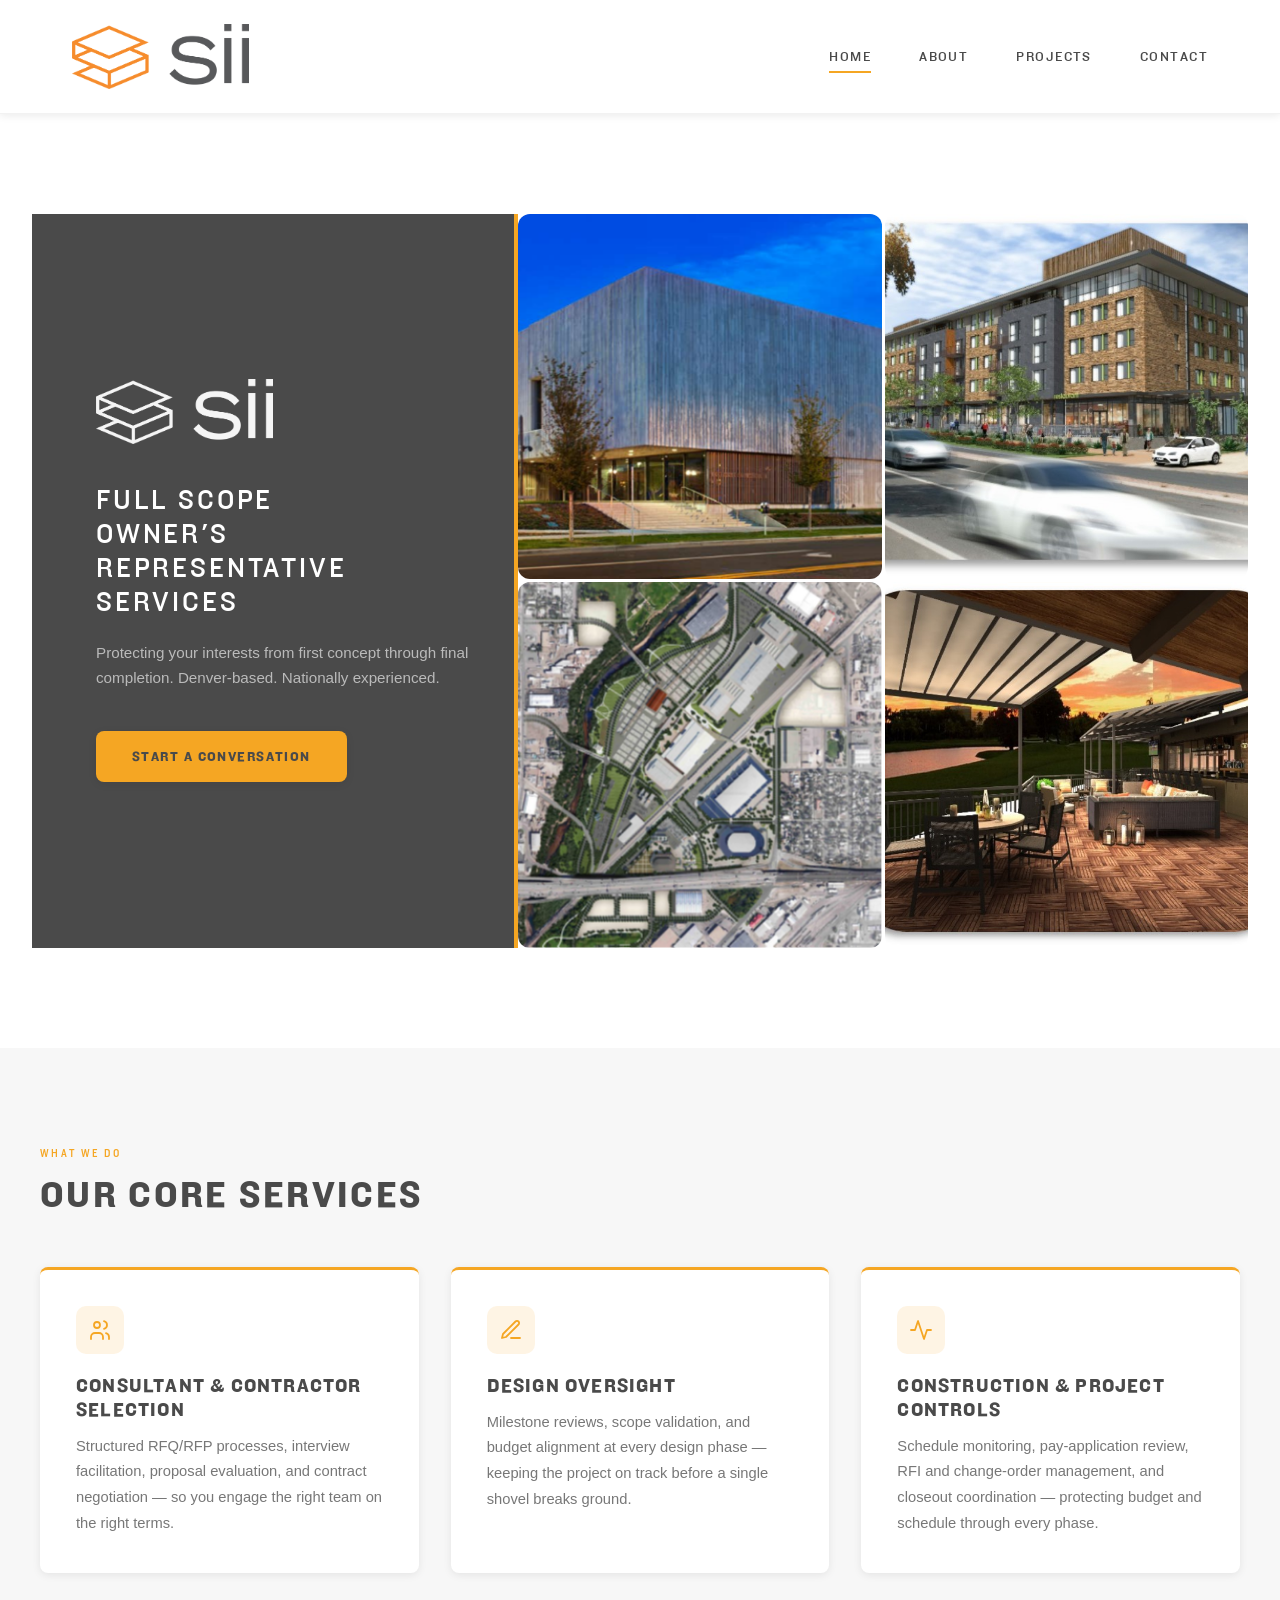
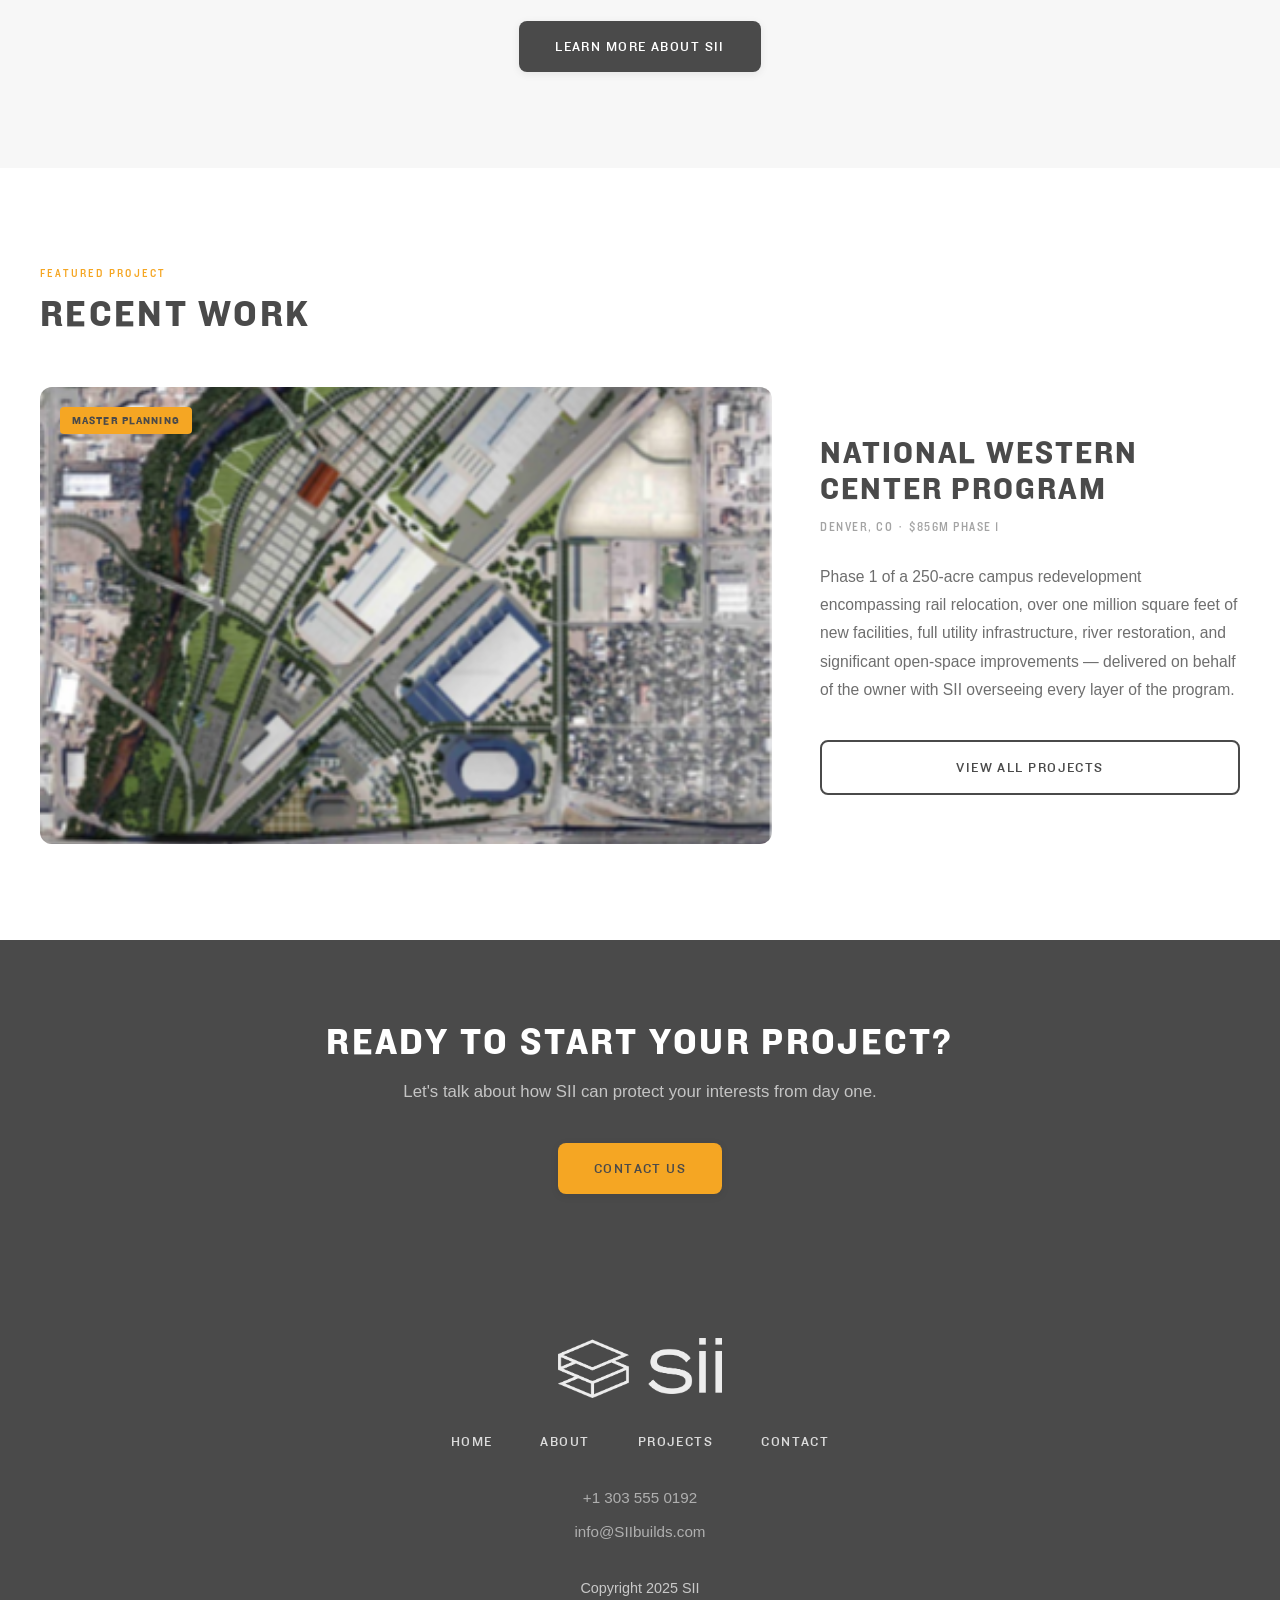
<file: index.html>
<!DOCTYPE html>
<html lang="en">
<head>
  <meta charset="UTF-8">
  <meta name="viewport" content="width=device-width, initial-scale=1.0">
  <title>SII — Owner's Representative Services</title>
  <link rel="stylesheet" href="styles.css">
  <style>
    /* ============================================================
       HOME V2 — STRUCTURED GRID ABOVE THE FOLD
       Variation-specific overrides only; shared styles via styles.css
       ============================================================ */

    /* ----------------------------------------------------------
       HERO: Split layout — text left / image grid right
       ---------------------------------------------------------- */
    .v2-hero {
      min-height: 70vh;
      display: flex;
      align-items: stretch;
      background: var(--white);
      overflow: hidden;
    }

    /* Left panel: branding + CTA (~40% width) */
    .v2-hero-text {
      flex: 0 0 40%;
      display: flex;
      flex-direction: column;
      justify-content: center;
      padding: 4rem 3rem 4rem 4rem;
      background: var(--dark);
      position: relative;
      z-index: 1;
    }

    /* Subtle accent bar on right edge of text panel */
    .v2-hero-text::after {
      content: '';
      position: absolute;
      top: 0;
      right: 0;
      width: 4px;
      height: 100%;
      background: var(--accent);
    }

    .v2-hero-logo {
      margin-bottom: 2.5rem;
    }

    .v2-hero-logo img {
      height: 65px;
      width: auto;
      filter: brightness(0) invert(1);
      opacity: 0.95;
      background: transparent;
    }

    .v2-hero-tagline {
      font-family: var(--font-primary);
      font-size: clamp(1.4rem, 2.2vw, 2rem);
      font-weight: 500;
      letter-spacing: 0.1em;
      text-transform: uppercase;
      color: var(--white);
      line-height: 1.2;
      margin-bottom: 1.25rem;
    }

    .v2-hero-sub {
      font-family: var(--font-body);
      font-size: 0.95rem;
      color: rgba(255, 255, 255, 0.62);
      line-height: 1.7;
      margin-bottom: 2.5rem;
    }

    .v2-hero-text .btn-primary {
      align-self: flex-start;
      background: var(--accent);
      color: var(--dark);
      font-weight: 600;
    }

    /* Right panel: 2x2 image grid (60% width) */
    .v2-hero-grid {
      flex: 1;
      display: grid;
      grid-template-columns: 1fr 1fr;
      grid-template-rows: 1fr 1fr;
      gap: 3px;
      min-height: 70vh;
      overflow: hidden;
    }

    .v2-grid-cell {
      position: relative;
      overflow: hidden;
      cursor: pointer;
    }

    /* Rounded corners applied via .img-rounded utility class */
    .v2-grid-cell.img-rounded {
      border-radius: 12px;
    }

    .v2-grid-cell img {
      width: 100%;
      height: 100%;
      object-fit: cover;
      object-position: center;
      display: block;
      transition: transform 0.5s ease;
    }

    .v2-grid-cell:hover img {
      transform: scale(1.06);
    }

    /* Light overlay fades in on hover */
    .v2-grid-overlay {
      position: absolute;
      inset: 0;
      background: rgba(245, 166, 35, 0.22);
      opacity: 0;
      transition: opacity 0.3s ease;
      display: flex;
      align-items: center;
      justify-content: center;
    }

    .v2-grid-cell:hover .v2-grid-overlay {
      opacity: 1;
    }

    .v2-grid-overlay-icon {
      width: 44px;
      height: 44px;
      border-radius: 50%;
      background: rgba(255, 255, 255, 0.9);
      display: flex;
      align-items: center;
      justify-content: center;
      transform: scale(0.8);
      transition: transform 0.3s ease;
    }

    .v2-grid-cell:hover .v2-grid-overlay-icon {
      transform: scale(1);
    }

    .v2-grid-overlay-icon svg {
      width: 20px;
      height: 20px;
      stroke: var(--dark);
      fill: none;
      stroke-width: 2;
      stroke-linecap: round;
      stroke-linejoin: round;
    }

    /* ----------------------------------------------------------
       SERVICES SUMMARY — 3-column
       ---------------------------------------------------------- */
    .v2-services {
      background: var(--light);
      padding: 6rem 2rem;
    }

    .v2-services-inner {
      max-width: var(--max-width);
      margin: 0 auto;
    }

    .v2-section-eyebrow {
      font-family: var(--font-primary);
      font-size: 0.75rem;
      letter-spacing: 0.2em;
      text-transform: uppercase;
      color: var(--accent);
      margin-bottom: 0.6rem;
      display: block;
    }

    .v2-section-title {
      font-family: var(--font-primary);
      font-size: clamp(1.8rem, 3vw, 2.5rem);
      font-weight: 600;
      text-transform: uppercase;
      letter-spacing: 0.06em;
      color: var(--dark);
      margin-bottom: 3rem;
    }

    .v2-services-grid {
      display: grid;
      grid-template-columns: repeat(3, 1fr);
      gap: 2rem;
    }

    .v2-service-item {
      background: var(--white);
      border-radius: var(--radius);
      padding: 2.25rem;
      border-top: 3px solid var(--accent);
      box-shadow: var(--shadow-sm);
      transition: var(--transition);
    }

    .v2-service-item:hover {
      transform: translateY(-3px);
      box-shadow: var(--shadow-md);
    }

    .v2-service-icon {
      width: 48px;
      height: 48px;
      background: rgba(245, 166, 35, 0.12);
      border-radius: 10px;
      display: flex;
      align-items: center;
      justify-content: center;
      margin-bottom: 1.25rem;
    }

    .v2-service-icon svg {
      width: 24px;
      height: 24px;
      stroke: var(--accent);
      fill: none;
      stroke-width: 1.8;
      stroke-linecap: round;
      stroke-linejoin: round;
    }

    .v2-service-item h3 {
      font-family: var(--font-primary);
      font-size: 1.25rem;
      font-weight: 600;
      text-transform: uppercase;
      letter-spacing: 0.06em;
      color: var(--dark);
      margin-bottom: 0.75rem;
    }

    .v2-service-item p {
      font-size: 0.92rem;
      line-height: 1.75;
      color: var(--dark);
      opacity: 0.75;
      margin-bottom: 0;
    }

    /* ----------------------------------------------------------
       FEATURED PROJECT — single large image + info
       ---------------------------------------------------------- */
    .v2-featured {
      background: var(--white);
      padding: 6rem 2rem;
    }

    .v2-featured-inner {
      max-width: var(--max-width);
      margin: 0 auto;
    }

    .v2-featured-layout {
      display: grid;
      grid-template-columns: 1fr 420px;
      gap: 3rem;
      align-items: center;
    }

    .v2-featured-image {
      position: relative;
      overflow: hidden;
      aspect-ratio: 16 / 10;
      background: var(--light);
      border-radius: 12px;
    }

    .v2-featured-image img {
      width: 100%;
      height: 100%;
      object-fit: cover;
      object-position: center;
      display: block;
      transition: transform 0.5s ease;
    }

    .v2-featured-image:hover img {
      transform: scale(1.03);
    }

    /* Accent badge overlay */
    .v2-featured-badge {
      position: absolute;
      top: 1.25rem;
      left: 1.25rem;
      background: var(--accent);
      color: var(--dark);
      font-family: var(--font-primary);
      font-size: 0.7rem;
      font-weight: 600;
      letter-spacing: 0.1em;
      text-transform: uppercase;
      padding: 5px 12px;
      border-radius: 4px;
    }

    .v2-featured-info {
      display: flex;
      flex-direction: column;
      justify-content: center;
    }

    .v2-featured-info h3 {
      font-family: var(--font-primary);
      font-size: clamp(1.6rem, 2.5vw, 2.2rem);
      font-weight: 600;
      text-transform: uppercase;
      letter-spacing: 0.06em;
      color: var(--dark);
      margin-bottom: 0.5rem;
      line-height: 1.15;
    }

    .v2-featured-meta {
      font-family: var(--font-primary);
      font-size: 0.8rem;
      letter-spacing: 0.12em;
      text-transform: uppercase;
      color: var(--dark);
      opacity: 0.5;
      margin-bottom: 1.5rem;
    }

    .v2-featured-desc {
      font-size: 0.98rem;
      line-height: 1.8;
      color: var(--dark);
      opacity: 0.8;
      margin-bottom: 2.25rem;
    }

    /* ----------------------------------------------------------
       CONTACT CTA BAND
       ---------------------------------------------------------- */
    .v2-contact-cta {
      background: var(--dark);
      color: var(--white);
      padding: 5rem 2rem;
      text-align: center;
    }

    .v2-contact-cta h2 {
      color: var(--white);
      font-family: var(--font-primary);
      font-size: clamp(1.8rem, 3vw, 2.6rem);
      letter-spacing: 0.06em;
      text-transform: uppercase;
      margin-bottom: 0.75rem;
    }

    .v2-contact-cta p {
      color: rgba(255, 255, 255, 0.68);
      font-size: 1.05rem;
      margin-bottom: 2.25rem;
      max-width: 520px;
      margin-left: auto;
      margin-right: auto;
    }

    /* ----------------------------------------------------------
       RESPONSIVE
       ---------------------------------------------------------- */
    @media (max-width: 1024px) {
      .v2-hero-text {
        padding: 3.5rem 2.5rem 3.5rem 3rem;
      }

      .v2-featured-layout {
        grid-template-columns: 1fr;
      }

      .v2-featured-image {
        aspect-ratio: 16 / 9;
      }

      .v2-featured-info {
        max-width: 600px;
      }
    }

    @media (max-width: 768px) {
      .v2-hero {
        flex-direction: column;
        min-height: auto;
      }

      .v2-hero-text {
        flex: none;
        padding: 3rem 1.75rem;
        order: 2;
      }

      .v2-hero-text::after {
        top: 0;
        right: auto;
        left: 0;
        width: 100%;
        height: 4px;
      }

      .v2-hero-logo img {
        height: 50px;
      }

      .v2-hero-tagline {
        font-size: 1.4rem;
      }

      .v2-hero-grid {
        order: 1;
        min-height: 45vw;
        grid-template-columns: 1fr 1fr;
        grid-template-rows: 1fr 1fr;
      }

      .v2-services {
        padding: 3.5rem 1.5rem;
      }

      .v2-services-grid {
        grid-template-columns: 1fr;
        gap: 1.25rem;
      }

      .v2-featured {
        padding: 3.5rem 1.5rem;
      }

      .v2-contact-cta {
        padding: 4rem 1.5rem;
      }
    }

    @media (max-width: 480px) {
      .v2-hero-grid {
        grid-template-columns: 1fr 1fr;
        min-height: 55vw;
      }

      .v2-featured-image {
        aspect-ratio: 4 / 3;
      }
    }
  </style>
</head>
<body>

  <!-- ===================================
       NAVIGATION
       =================================== -->
  <header>
    <nav>
      <a href="index.html" class="logo">
        <img src="sii_notag.png" alt="SII">
      </a>
      <ul class="nav-links">
        <li><a href="index.html" class="active">Home</a></li>
        <li><a href="about.html">About</a></li>
        <li><a href="projects.html">Projects</a></li>
        <li><a href="contact.html">Contact</a></li>
      </ul>
      <button class="menu-toggle" aria-label="Toggle menu" aria-expanded="false">&#9776;</button>
    </nav>
  </header>

  <main>

    <!-- ===================================
         HERO — SPLIT: TEXT LEFT / IMAGE GRID RIGHT
         =================================== -->
    <section class="v2-hero" aria-label="SII home hero">

      <!-- Left: Branding panel -->
      <div class="v2-hero-text">
        <div class="v2-hero-logo">
          <img src="sii_notag.png" alt="SII — Owner's Representative Services">
        </div>

        <h1 class="v2-hero-tagline">
          Full Scope<br>
          Owner's Representative<br>
          Services
        </h1>

        <p class="v2-hero-sub">
          Protecting your interests from first concept through final completion.
          Denver-based. Nationally experienced.
        </p>

        <a href="contact.html" class="btn btn-primary">Start a Conversation</a>
      </div>

      <!-- Right: 2x2 project image grid -->
      <div class="v2-hero-grid" role="img" aria-label="Selected SII project photographs">

        <a href="projects.html" class="v2-grid-cell img-rounded" aria-label="Clyfford Still Museum — view projects">
          <img src="Clyfford Still Museum.png"
               alt="Clyfford Still Museum, Denver CO">
          <div class="v2-grid-overlay">
            <div class="v2-grid-overlay-icon">
              <svg viewBox="0 0 24 24"><polyline points="9 18 15 12 9 6"></polyline></svg>
            </div>
          </div>
        </a>

        <a href="projects.html" class="v2-grid-cell img-rounded" aria-label="Hotels on Canyon — view projects">
          <img src="Hotels on Canyon.jpg"
               alt="Hotels on Canyon, Boulder CO">
          <div class="v2-grid-overlay">
            <div class="v2-grid-overlay-icon">
              <svg viewBox="0 0 24 24"><polyline points="9 18 15 12 9 6"></polyline></svg>
            </div>
          </div>
        </a>

        <a href="projects.html" class="v2-grid-cell img-rounded" aria-label="National Western Center — view projects">
          <img src="National Western Center Program.png"
               alt="National Western Center Program, Denver CO">
          <div class="v2-grid-overlay">
            <div class="v2-grid-overlay-icon">
              <svg viewBox="0 0 24 24"><polyline points="9 18 15 12 9 6"></polyline></svg>
            </div>
          </div>
        </a>

        <a href="projects.html" class="v2-grid-cell img-rounded" aria-label="BCC Clubhouse Renovation — view projects">
          <img src="BoulderCountryClub-ClubhouseRenovation.jpg"
               alt="Boulder Country Club Clubhouse Renovation">
          <div class="v2-grid-overlay">
            <div class="v2-grid-overlay-icon">
              <svg viewBox="0 0 24 24"><polyline points="9 18 15 12 9 6"></polyline></svg>
            </div>
          </div>
        </a>

      </div>
    </section>

    <!-- ===================================
         SERVICES SUMMARY — 3 columns
         =================================== -->
    <section class="v2-services">
      <div class="v2-services-inner">
        <span class="v2-section-eyebrow">What We Do</span>
        <h2 class="v2-section-title">Our Core Services</h2>

        <div class="v2-services-grid">

          <div class="v2-service-item">
            <div class="v2-service-icon" aria-hidden="true">
              <svg viewBox="0 0 24 24">
                <circle cx="9" cy="7" r="3"></circle>
                <path d="M3 21v-2a4 4 0 0 1 4-4h4a4 4 0 0 1 4 4v2"></path>
                <path d="M16 3.13a4 4 0 0 1 0 7.75"></path>
                <path d="M21 21v-2a4 4 0 0 0-3-3.85"></path>
              </svg>
            </div>
            <h3>Consultant &amp; Contractor Selection</h3>
            <p>
              Structured RFQ/RFP processes, interview facilitation, proposal
              evaluation, and contract negotiation — so you engage the right
              team on the right terms.
            </p>
          </div>

          <div class="v2-service-item">
            <div class="v2-service-icon" aria-hidden="true">
              <svg viewBox="0 0 24 24">
                <path d="M12 20h9"></path>
                <path d="M16.5 3.5a2.121 2.121 0 0 1 3 3L7 19l-4 1 1-4L16.5 3.5z"></path>
              </svg>
            </div>
            <h3>Design Oversight</h3>
            <p>
              Milestone reviews, scope validation, and budget alignment at
              every design phase — keeping the project on track before a
              single shovel breaks ground.
            </p>
          </div>

          <div class="v2-service-item">
            <div class="v2-service-icon" aria-hidden="true">
              <svg viewBox="0 0 24 24">
                <polyline points="22 12 18 12 15 21 9 3 6 12 2 12"></polyline>
              </svg>
            </div>
            <h3>Construction &amp; Project Controls</h3>
            <p>
              Schedule monitoring, pay-application review, RFI and change-order
              management, and closeout coordination — protecting budget and
              schedule through every phase.
            </p>
          </div>

        </div>

        <div style="text-align: center; margin-top: 3rem;">
          <a href="about.html" class="btn btn-secondary">Learn More About SII</a>
        </div>
      </div>
    </section>

    <!-- ===================================
         FEATURED PROJECT
         =================================== -->
    <section class="v2-featured">
      <div class="v2-featured-inner">
        <span class="v2-section-eyebrow">Featured Project</span>
        <h2 class="v2-section-title">Recent Work</h2>

        <div class="v2-featured-layout">

          <!-- Large project image -->
          <div class="v2-featured-image">
            <img src="National Western Center Program.png"
                 alt="National Western Center Program, Denver CO — aerial campus view">
            <span class="v2-featured-badge">Master Planning</span>
          </div>

          <!-- Project detail panel -->
          <div class="v2-featured-info">
            <h3>National Western Center Program</h3>
            <p class="v2-featured-meta">Denver, CO &nbsp;&middot;&nbsp; $856M Phase 1</p>
            <p class="v2-featured-desc">
              Phase 1 of a 250-acre campus redevelopment encompassing rail relocation,
              over one million square feet of new facilities, full utility infrastructure,
              river restoration, and significant open-space improvements — delivered
              on behalf of the owner with SII overseeing every layer of the program.
            </p>
            <a href="projects.html" class="btn btn-outline">View All Projects</a>
          </div>

        </div>
      </div>
    </section>

    <!-- ===================================
         CONTACT CTA BAND
         =================================== -->
    <section class="v2-contact-cta">
      <h2>Ready to Start Your Project?</h2>
      <p>Let's talk about how SII can protect your interests from day one.</p>
      <a href="contact.html" class="btn btn-primary">Contact Us</a>
    </section>

  </main>

  <!-- ===================================
       FOOTER
       =================================== -->
  <footer class="full-dark">
    <div class="footer-content">
      <div class="footer-logo">
        <img src="sii_notag.png" alt="SII">
      </div>
      <nav class="footer-nav">
        <a href="index.html">Home</a>
        <a href="about.html">About</a>
        <a href="projects.html">Projects</a>
        <a href="contact.html">Contact</a>
      </nav>
      <div class="footer-contact">
        <p>+1 303 555 0192</p>
        <p>info@SIIbuilds.com</p>
      </div>
      <p>Copyright 2025 SII</p>
    </div>
  </footer>

  <script src="main.js"></script>

</body>
</html>
</file>
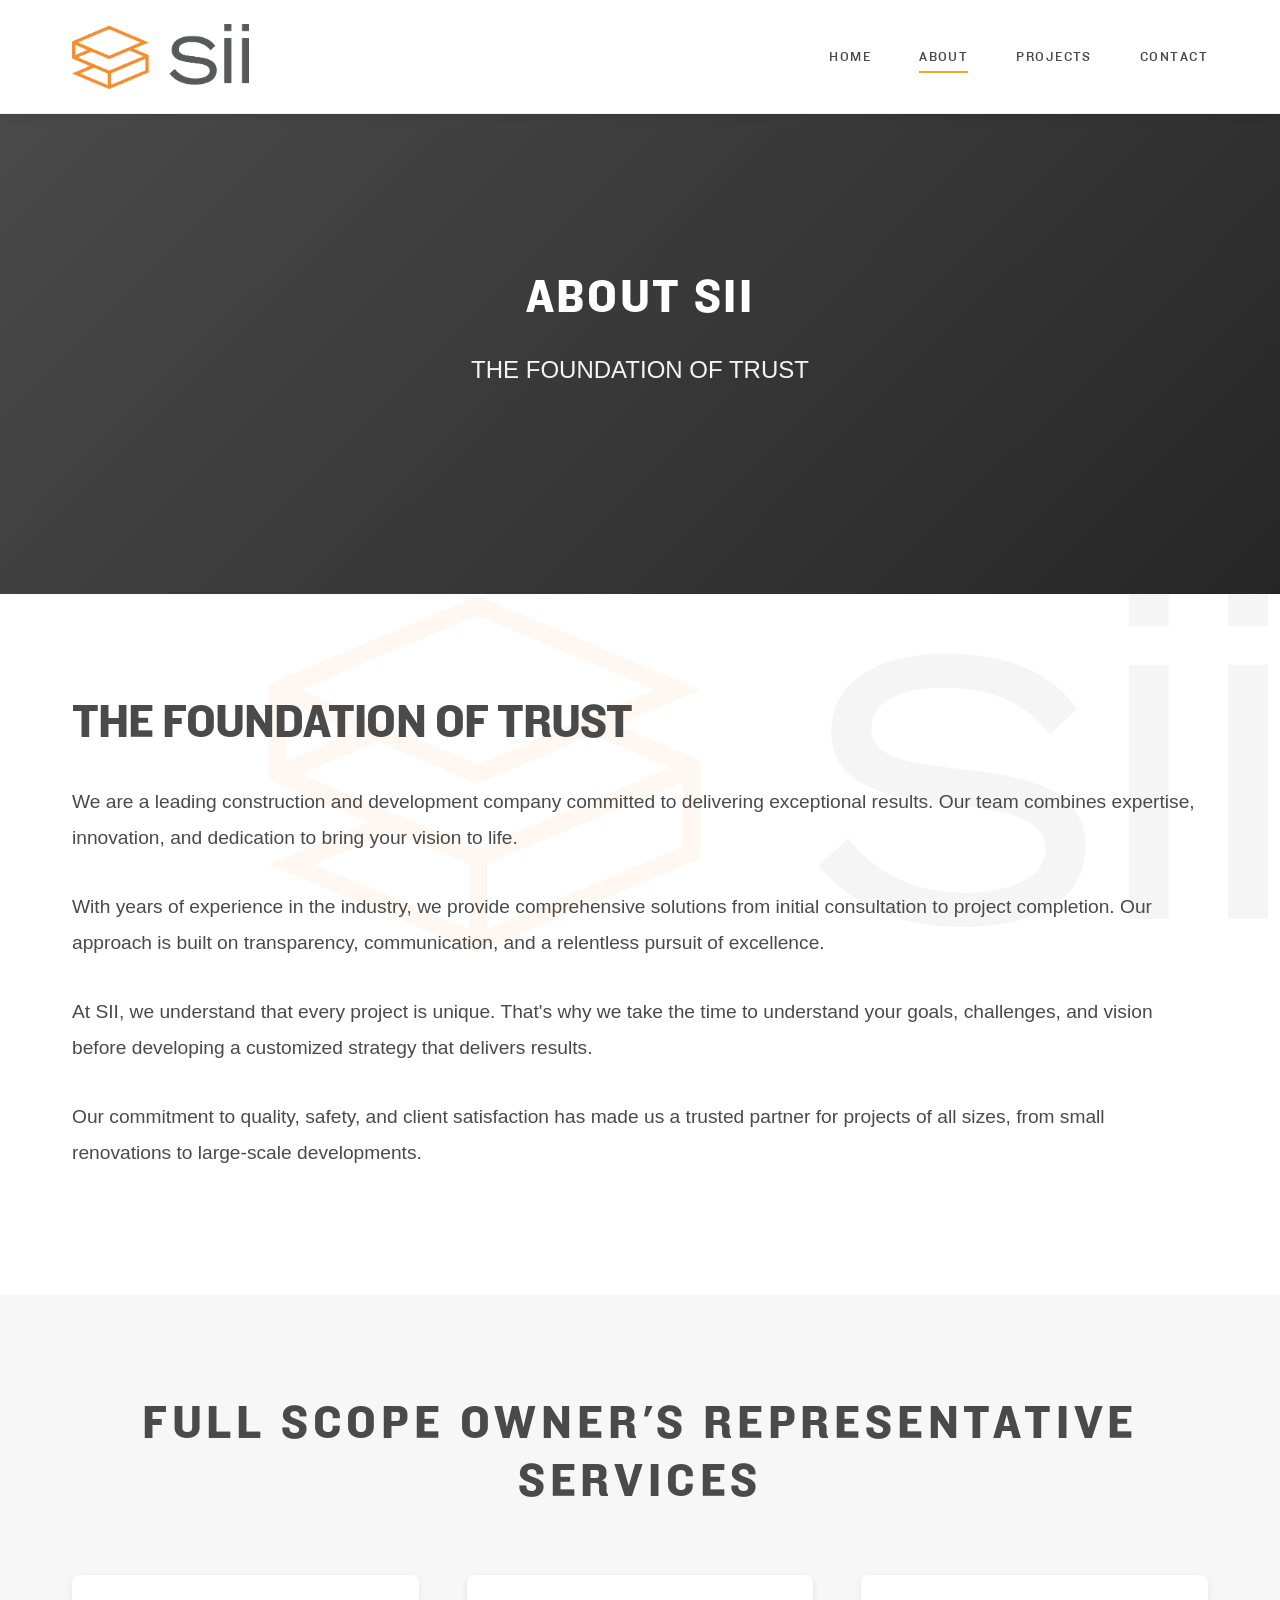
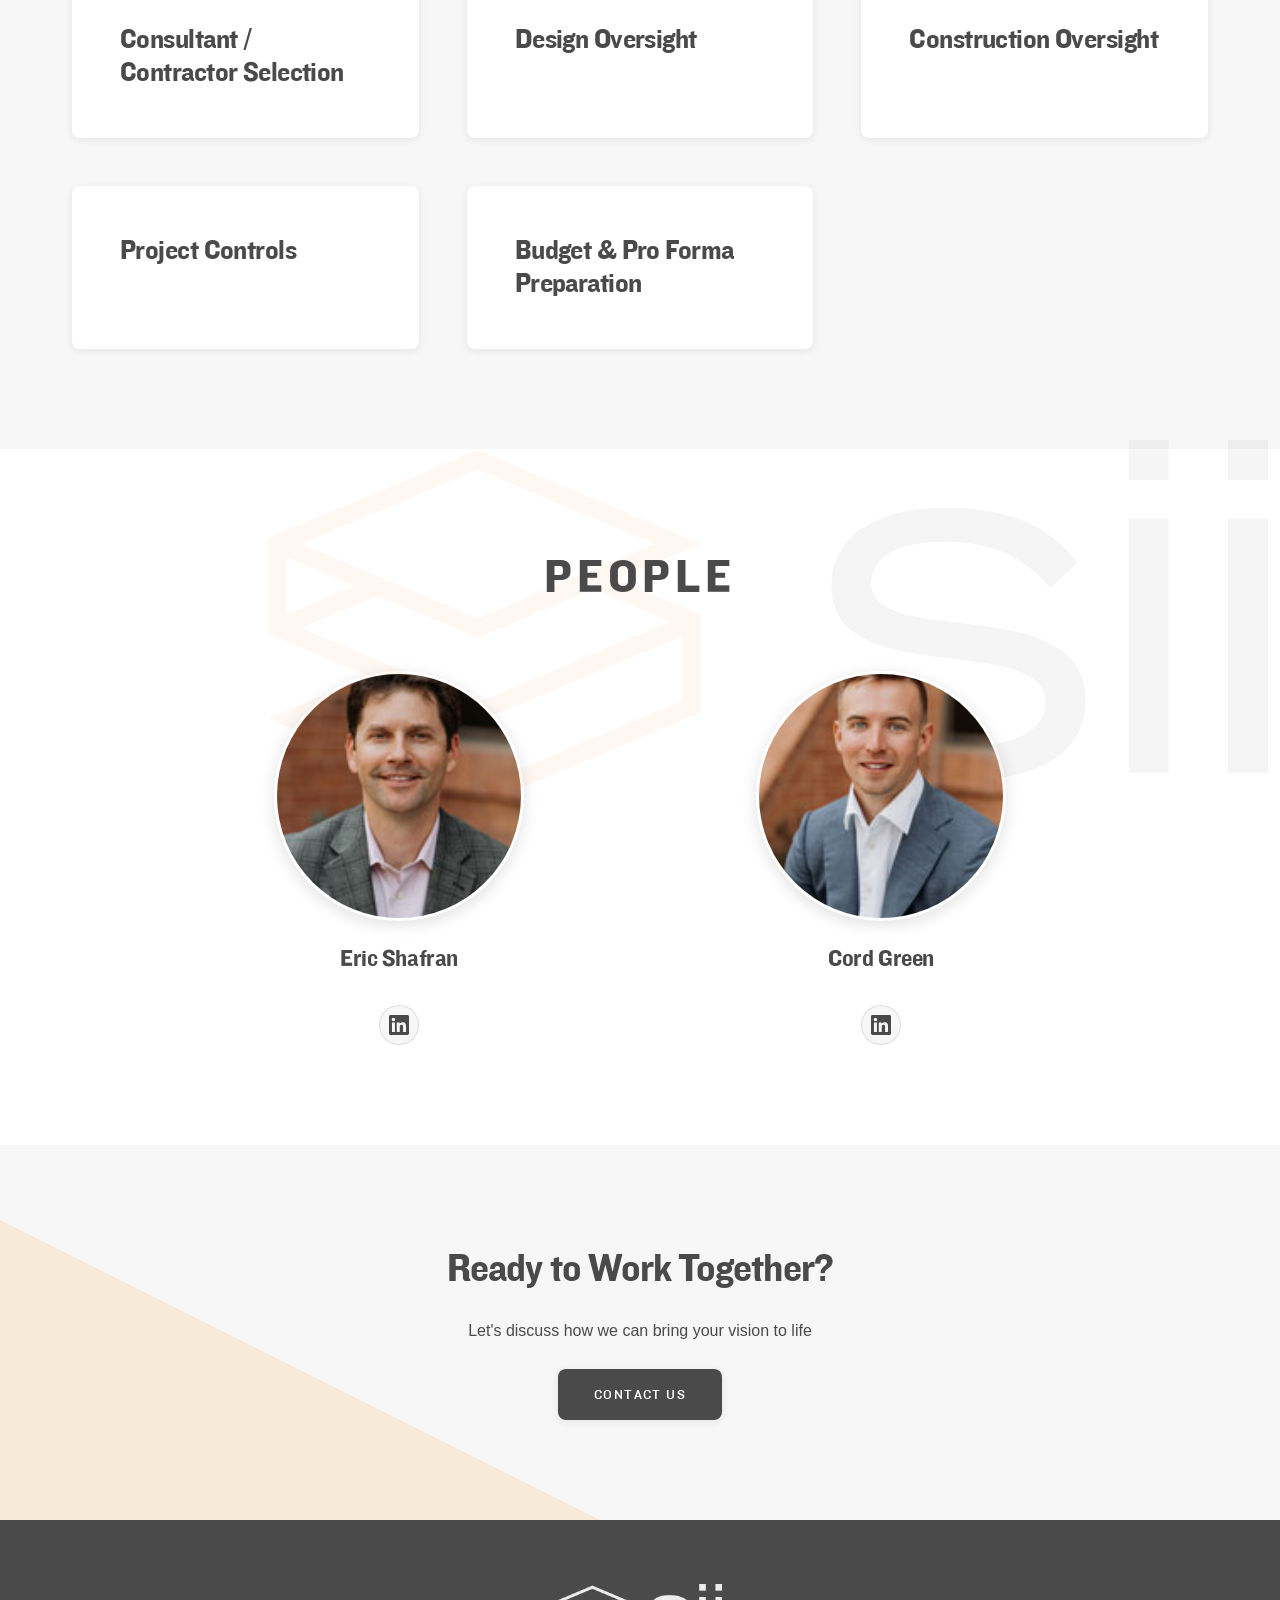
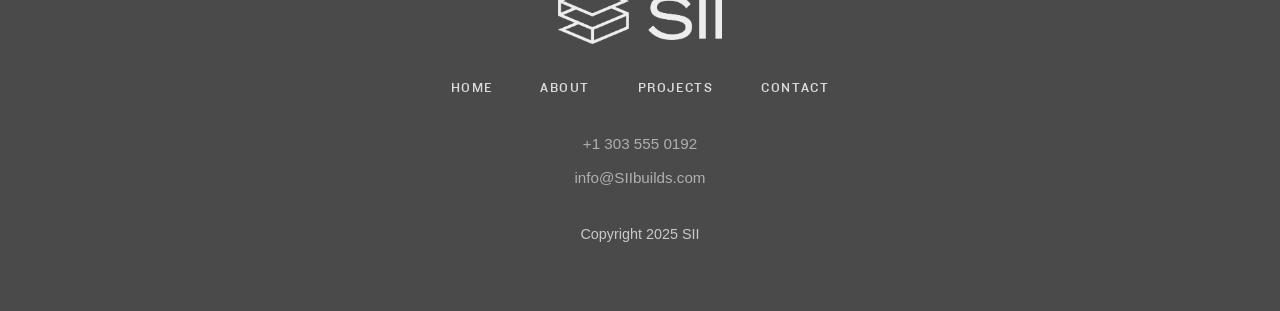
<file: about.html>
<!DOCTYPE html>
<html lang="en">
<head>
  <meta charset="UTF-8">
  <meta name="viewport" content="width=device-width, initial-scale=1.0">
  <title>About - SII</title>
  <link rel="stylesheet" href="styles.css">
</head>
<body>
  
  <!-- ===================================
       NAVIGATION
       =================================== -->
  <header>
    <nav>
      <a href="index.html" class="logo">
        <img src="sii_notag.png" alt="SII">
      </a>
      <ul class="nav-links">
        <li><a href="index.html">Home</a></li>
        <li><a href="about.html" class="active">About</a></li>
        <li><a href="projects.html">Projects</a></li>
        <li><a href="contact.html">Contact</a></li>
      </ul>
      <button class="menu-toggle" aria-label="Toggle menu" aria-expanded="false">
        ☰
      </button>
    </nav>
  </header>

  <main>
    
    <!-- ===================================
         PAGE HEADER
         =================================== -->
    <section class="hero">
      <div class="hero-overlay"></div>
      <div class="hero-content">
        <h1>About SII</h1>
        <p>THE FOUNDATION OF TRUST</p>
      </div>
    </section>

    <!-- ===================================
         MISSION STATEMENT
         =================================== -->
    <section class="full-white watermark">
      <div class="container watermark-content">
        <div class="about-section">
          <div class="about-content">
            <h2>THE FOUNDATION OF TRUST</h2>
            <!-- TODO [CONTENT]: Replace placeholder copy with real mission statement from Eric -->
            <!-- TODO [CONTENT]: Confirm or revise "ADVISE // DEVELOP // CONSTRUCT" tagline with client -->
            <p style="font-size: 1.2rem; line-height: 1.9; margin-bottom: var(--spacing-lg);">We are a leading construction and development company committed to delivering exceptional results. Our team combines expertise, innovation, and dedication to bring your vision to life.</p>
            <p style="font-size: 1.2rem; line-height: 1.9; margin-bottom: var(--spacing-lg);">With years of experience in the industry, we provide comprehensive solutions from initial consultation to project completion. Our approach is built on transparency, communication, and a relentless pursuit of excellence.</p>
            <p style="font-size: 1.2rem; line-height: 1.9; margin-bottom: var(--spacing-lg);">At SII, we understand that every project is unique. That's why we take the time to understand your goals, challenges, and vision before developing a customized strategy that delivers results.</p>
            <p style="font-size: 1.2rem; line-height: 1.9;">Our commitment to quality, safety, and client satisfaction has made us a trusted partner for projects of all sizes, from small renovations to large-scale developments.</p>
          </div>
        </div>
      </div>
    </section>

    <!-- ===================================
         SERVICES SECTION
         =================================== -->
    <section class="full-offwhite">
      <div class="container">
        <div class="section-header">
          <h2>FULL SCOPE OWNER'S REPRESENTATIVE SERVICES</h2>
          <!-- TODO [DESIGN]: Intersperse project images throughout this section once images/placement are confirmed -->
        </div>

        <div class="grid grid-3">
          <div class="card">
            <h3>Consultant / Contractor Selection</h3>
          </div>

          <div class="card">
            <h3>Design Oversight</h3>
          </div>

          <div class="card">
            <h3>Construction Oversight</h3>
          </div>

          <div class="card">
            <h3>Project Controls</h3>
          </div>

          <div class="card">
            <h3>Budget &amp; Pro Forma Preparation</h3>
          </div>
        </div>
      </div>
    </section>

    <!-- ===================================
         PEOPLE SECTION
         =================================== -->
    <section class="full-white watermark">
      <div class="container watermark-content">
        <div class="section-header">
          <h2>PEOPLE</h2>
        </div>

        <div class="people-grid">
          <!-- Team Member 1: Eric Shafran -->
          <div class="team-member">
            <img src="Eric.jpg" alt="Eric Shafran">
            <h3>Eric Shafran</h3>
            <a href="#" class="linkedin-link" aria-label="LinkedIn profile (coming soon)" title="LinkedIn">
              <svg xmlns="http://www.w3.org/2000/svg" width="20" height="20" viewBox="0 0 24 24" fill="currentColor">
                <path d="M20.447 20.452h-3.554v-5.569c0-1.328-.027-3.037-1.852-3.037-1.853 0-2.136 1.445-2.136 2.939v5.667H9.351V9h3.414v1.561h.046c.477-.9 1.637-1.85 3.37-1.85 3.601 0 4.267 2.37 4.267 5.455v6.286zM5.337 7.433c-1.144 0-2.063-.926-2.063-2.065 0-1.138.92-2.063 2.063-2.063 1.14 0 2.064.925 2.064 2.063 0 1.139-.925 2.065-2.064 2.065zm1.782 13.019H3.555V9h3.564v11.452zM22.225 0H1.771C.792 0 0 .774 0 1.729v20.542C0 23.227.792 24 1.771 24h20.451C23.2 24 24 23.227 24 22.271V1.729C24 .774 23.2 0 22.222 0h.003z"/>
              </svg>
            </a>
          </div>

          <!-- Team Member 2: Cord Green -->
          <div class="team-member">
            <img src="Cord.jpg" alt="Cord Green">
            <h3>Cord Green</h3>
            <a href="#" class="linkedin-link" aria-label="LinkedIn profile (coming soon)" title="LinkedIn">
              <svg xmlns="http://www.w3.org/2000/svg" width="20" height="20" viewBox="0 0 24 24" fill="currentColor">
                <path d="M20.447 20.452h-3.554v-5.569c0-1.328-.027-3.037-1.852-3.037-1.853 0-2.136 1.445-2.136 2.939v5.667H9.351V9h3.414v1.561h.046c.477-.9 1.637-1.85 3.37-1.85 3.601 0 4.267 2.37 4.267 5.455v6.286zM5.337 7.433c-1.144 0-2.063-.926-2.063-2.065 0-1.138.92-2.063 2.063-2.063 1.14 0 2.064.925 2.064 2.063 0 1.139-.925 2.065-2.064 2.065zm1.782 13.019H3.555V9h3.564v11.452zM22.225 0H1.771C.792 0 0 .774 0 1.729v20.542C0 23.227.792 24 1.771 24h20.451C23.2 24 24 23.227 24 22.271V1.729C24 .774 23.2 0 22.222 0h.003z"/>
              </svg>
            </a>
          </div>
        </div>
      </div>
    </section>

    <!-- ===================================
         CALL TO ACTION
         =================================== -->
    <section class="full-offwhite contact-banner diagonal-section">
      <div class="diagonal-overlay diagonal-overlay-bottom-left"></div>
      <div class="container diagonal-content">
        <h2>Ready to Work Together?</h2>
        <p>Let's discuss how we can bring your vision to life</p>
        <a href="contact.html" class="btn btn-secondary">Contact Us</a>
      </div>
    </section>

  </main>

  <!-- ===================================
       FOOTER (DARK)
       =================================== -->
  <footer class="full-dark">
    <div class="footer-content">
      <div class="footer-logo">
        <img src="sii_notag.png" alt="SII">
      </div>
      <nav class="footer-nav">
        <a href="index.html">Home</a>
        <a href="about.html">About</a>
        <a href="projects.html">Projects</a>
        <a href="contact.html">Contact</a>
      </nav>
      <div class="footer-contact">
        <p>+1 303 555 0192</p>
        <p>info@SIIbuilds.com</p>
      </div>
      <p>Copyright 2025 SII</p>
    </div>
  </footer>

  <script src="main.js"></script>
</body>
</html>
</file>
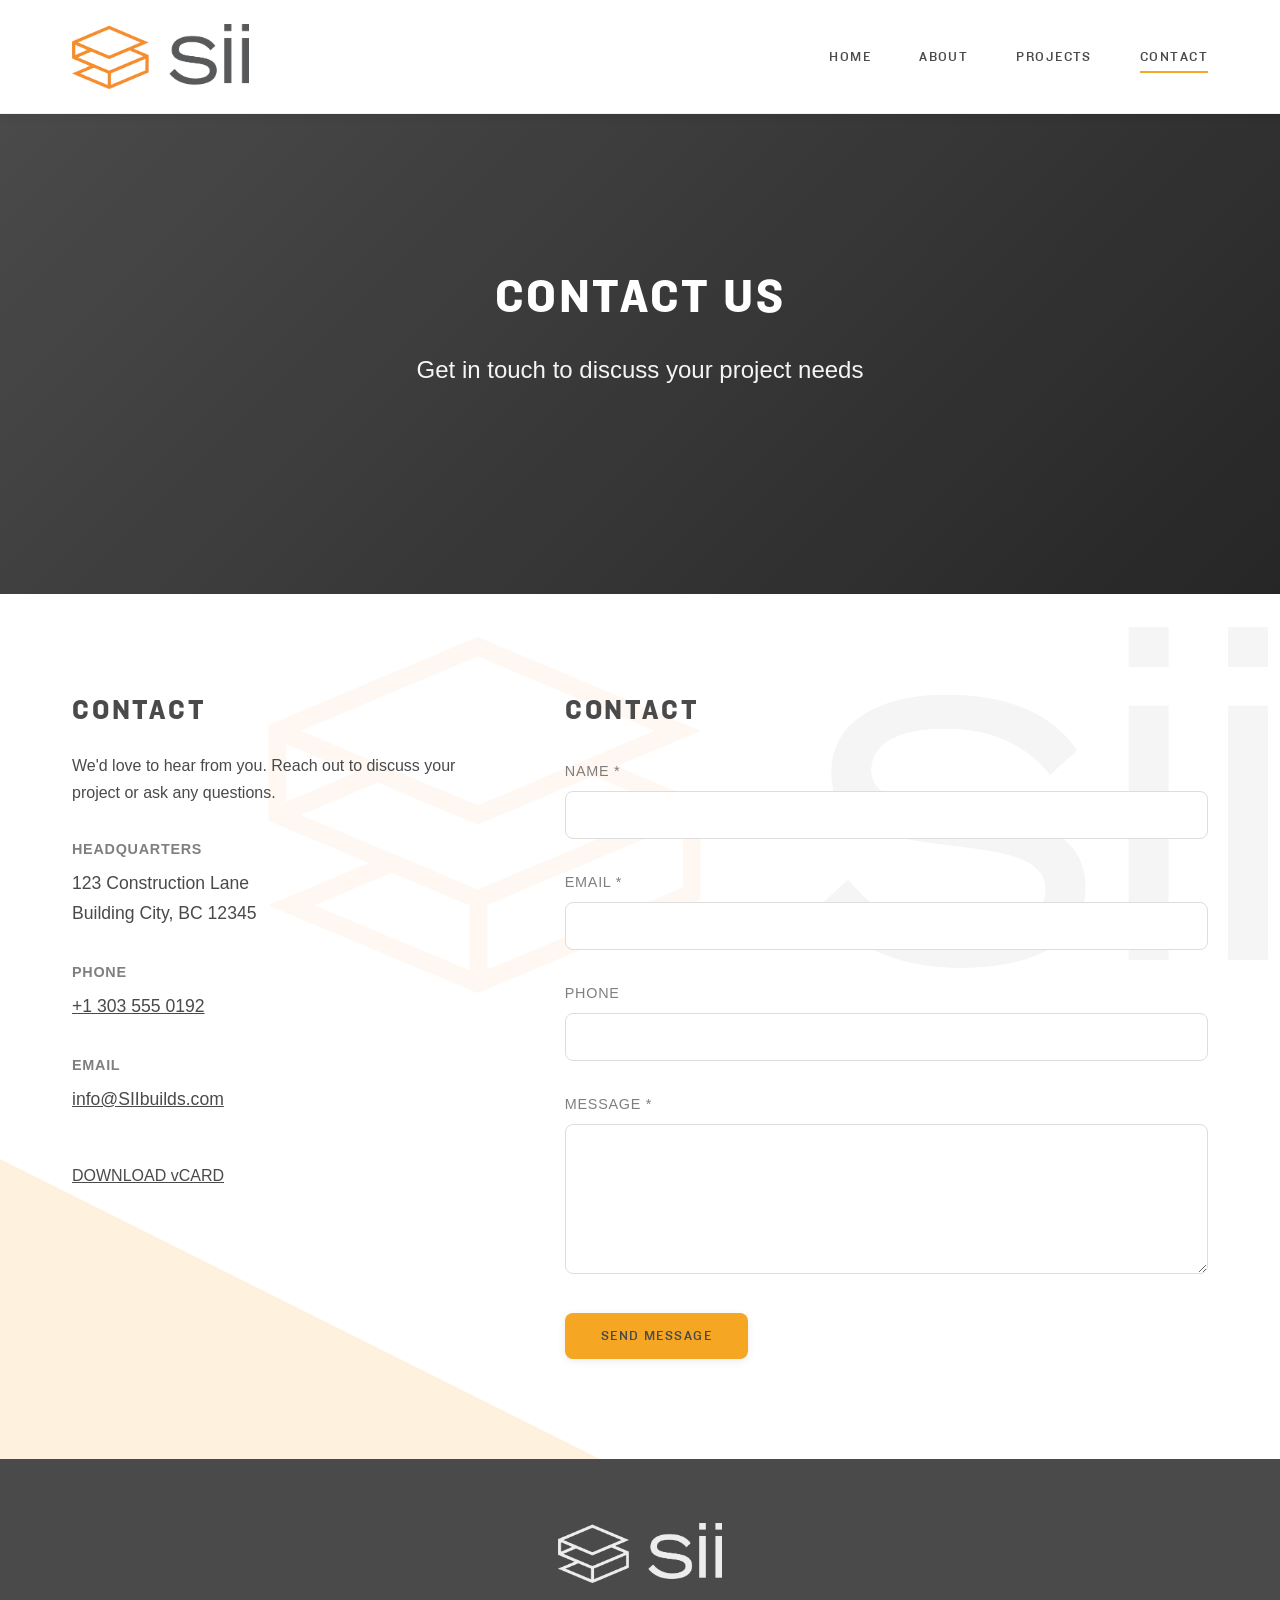
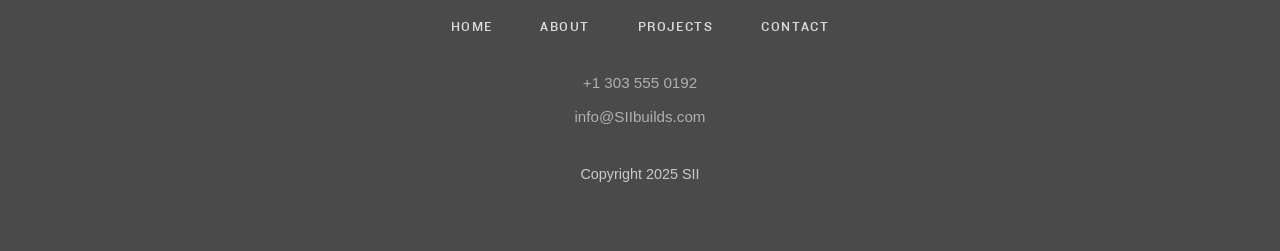
<file: contact.html>
<!DOCTYPE html>
<html lang="en">
<head>
  <meta charset="UTF-8">
  <meta name="viewport" content="width=device-width, initial-scale=1.0">
  <title>Contact Us - SII</title>
  <link rel="stylesheet" href="styles.css">
  <!-- hCaptcha — loaded async to avoid blocking page render -->
  <script src="https://js.hcaptcha.com/1/api.js" async defer></script>
</head>
<body>
  
  <!-- ===================================
       NAVIGATION
       =================================== -->
  <header>
    <nav>
      <a href="index.html" class="logo">
        <img src="sii_notag.png" alt="SII">
      </a>
      <ul class="nav-links">
        <li><a href="index.html">Home</a></li>
        <li><a href="about.html">About</a></li>
        <li><a href="projects.html">Projects</a></li>
        <li><a href="contact.html" class="active">Contact</a></li>
      </ul>
      <button class="menu-toggle" aria-label="Toggle menu" aria-expanded="false">
        ☰
      </button>
    </nav>
  </header>

  <main>
    
    <!-- ===================================
         PAGE HEADER
         =================================== -->
    <section class="hero">
      <div class="hero-overlay"></div>
      <div class="hero-content">
        <h1>Contact Us</h1>
        <p>Get in touch to discuss your project needs</p>
      </div>
    </section>

    <!-- ===================================
         CONTACT SECTION
         =================================== -->
    <section class="full-white watermark diagonal-section">
      <div class="diagonal-overlay diagonal-overlay-bottom-left"></div>
      <div class="container watermark-content diagonal-content">
        
        <div class="contact-container">
          
          <!-- Contact Information -->
          <div class="contact-info">
            <h3>CONTACT</h3>
            <p>We'd love to hear from you. Reach out to discuss your project or ask any questions.</p>
            
            <div class="contact-item">
              <strong>HEADQUARTERS</strong>
              <p><!-- TODO: Replace with real address --> 123 Construction Lane<br>Building City, BC 12345</p>
            </div>
            
            <div class="contact-item">
              <strong>Phone</strong>
              <p><a href="tel:+13035550192">+1 303 555 0192</a></p>
            </div>
            
            <div class="contact-item">
              <strong>Email</strong>
              <p><a href="mailto:info@SIIbuilds.com">info@SIIbuilds.com</a></p>
            </div>

            <div class="contact-item">
              <a href="#" class="vcard-download" download="sii-contact.vcf">DOWNLOAD vCARD</a>
            </div>
          </div>
          
          <!-- Contact Form -->
          <div class="contact-form">
            <h3>CONTACT</h3>
            <form id="contact-form">
              
              <!-- Honeypot field (hidden from users, visible to bots) -->
              <div class="form-group" style="position: absolute; left: -9999px; opacity: 0; pointer-events: none;">
                <label for="website">Website</label>
                <input type="text" id="website" name="website" tabindex="-1" autocomplete="off">
              </div>
              
              <div class="form-group">
                <label for="name">Name *</label>
                <input type="text" id="name" name="name" required>
              </div>
              
              <div class="form-group">
                <label for="email">Email *</label>
                <input type="email" id="email" name="email" required>
              </div>
              
              <div class="form-group">
                <label for="phone">Phone</label>
                <input type="tel" id="phone" name="phone">
              </div>
              
              <div class="form-group">
                <label for="message">Message *</label>
                <textarea id="message" name="message" required></textarea>
              </div>
              
              <!-- hCaptcha widget -->
              <!-- TODO [CODE]: Replace data-sitekey with real key from hcaptcha.com dashboard -->
              <div class="form-group">
                <div class="h-captcha" data-sitekey="10000000-ffff-ffff-ffff-000000000001"></div>
              </div>

              <button type="submit" class="btn btn-primary">SEND MESSAGE</button>

            </form>
            <div id="form-status" class="form-status" aria-live="polite"></div>
          </div>
          
        </div>
      </div>
    </section>

  </main>

  <!-- ===================================
       FOOTER (DARK)
       =================================== -->
  <footer class="full-dark">
    <div class="footer-content">
      <div class="footer-logo">
        <img src="sii_notag.png" alt="SII">
      </div>
      <nav class="footer-nav">
        <a href="index.html">Home</a>
        <a href="about.html">About</a>
        <a href="projects.html">Projects</a>
        <a href="contact.html">Contact</a>
      </nav>
      <div class="footer-contact">
        <p>+1 303 555 0192</p>
        <p>info@SIIbuilds.com</p>
      </div>
      <p>Copyright 2025 SII</p>
    </div>
  </footer>

  <script src="main.js"></script>
</body>
</html>
</file>
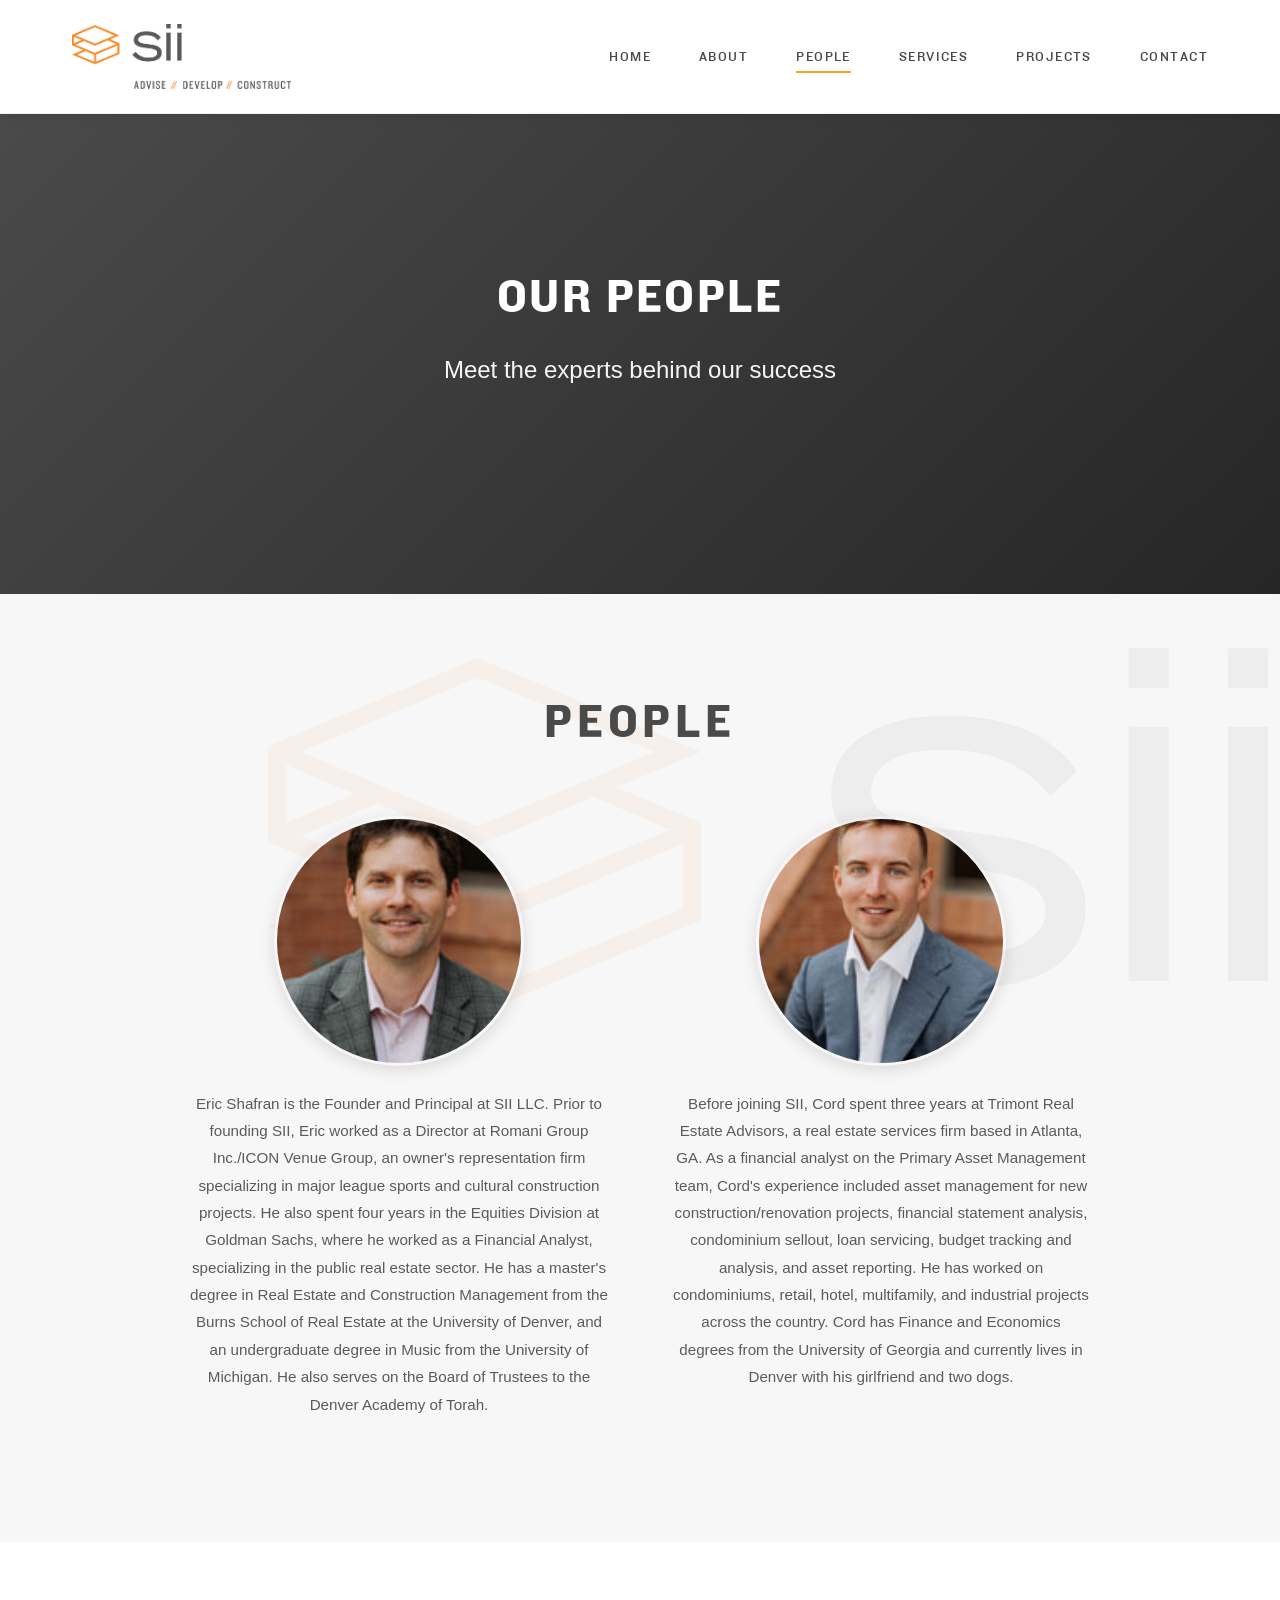
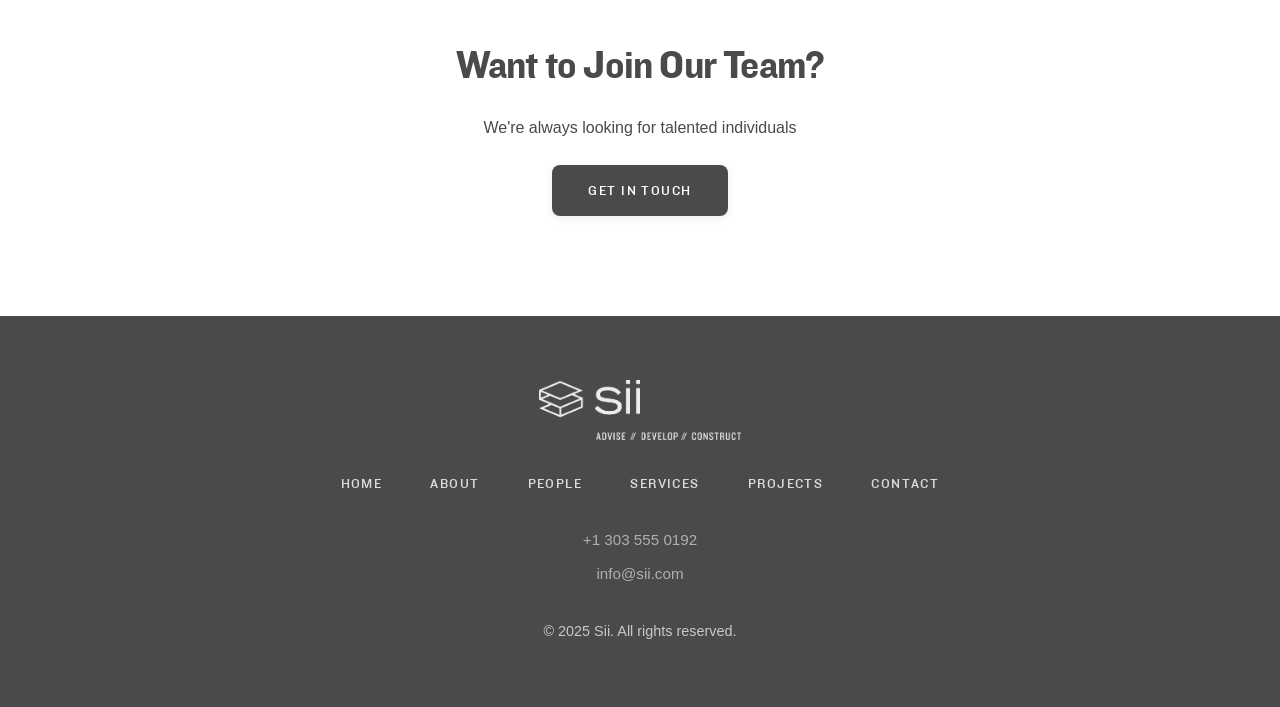
<file: people.html>
<!DOCTYPE html>
<html lang="en">
<head>
  <meta charset="UTF-8">
  <meta name="viewport" content="width=device-width, initial-scale=1.0">
  <title>People - Sii</title>
  <link rel="stylesheet" href="styles.css">
</head>
<body>
  
  <!-- ===================================
       NAVIGATION
       =================================== -->
  <header>
    <nav>
      <a href="index.html" class="logo">
        <img src="sii_full.png" alt="Sii">
      </a>
      <ul class="nav-links">
        <li><a href="index.html">Home</a></li>
        <li><a href="about.html">About</a></li>
        <li><a href="people.html" class="active">People</a></li>
        <li><a href="services.html">Services</a></li>
        <li><a href="projects.html">Projects</a></li>
        <li><a href="contact.html">Contact</a></li>
      </ul>
      <button class="menu-toggle" aria-label="Toggle menu" aria-expanded="false">
        ☰
      </button>
    </nav>
  </header>

  <main>
    
    <!-- ===================================
         PAGE HEADER
         =================================== -->
    <section class="hero">
      <div class="hero-overlay"></div>
      <div class="hero-diagonal"></div>
      <div class="hero-content">
        <h1>Our People</h1>
        <p>Meet the experts behind our success</p>
      </div>
    </section>

    <!-- ===================================
         PEOPLE SECTION
         =================================== -->
    <section class="full-offwhite watermark">
      <div class="container watermark-content">
        <div class="section-header">
          <h2>PEOPLE</h2>
        </div>
        
        <div class="people-grid">
          <!-- Team Member 1: Eric Shafran -->
          <div class="team-member">
            <img src="Eric.jpg" alt="Eric Shafran">
            <p>Eric Shafran is the Founder and Principal at SII LLC. Prior to founding SII, Eric worked as a Director at Romani Group Inc./ICON Venue Group, an owner's representation firm specializing in major league sports and cultural construction projects. He also spent four years in the Equities Division at Goldman Sachs, where he worked as a Financial Analyst, specializing in the public real estate sector. He has a master's degree in Real Estate and Construction Management from the Burns School of Real Estate at the University of Denver, and an undergraduate degree in Music from the University of Michigan. He also serves on the Board of Trustees to the Denver Academy of Torah.</p>
          </div>
          
          <!-- Team Member 2: Cord Green -->
          <div class="team-member">
            <img src="Cord.jpg" alt="Cord Green">
            <p>Before joining SII, Cord spent three years at Trimont Real Estate Advisors, a real estate services firm based in Atlanta, GA. As a financial analyst on the Primary Asset Management team, Cord's experience included asset management for new construction/renovation projects, financial statement analysis, condominium sellout, loan servicing, budget tracking and analysis, and asset reporting. He has worked on condominiums, retail, hotel, multifamily, and industrial projects across the country. Cord has Finance and Economics degrees from the University of Georgia and currently lives in Denver with his girlfriend and two dogs.</p>
          </div>
        </div>
      </div>
    </section>

    <!-- ===================================
         CALL TO ACTION
         =================================== -->
    <section class="full-white contact-banner">
      <div class="container">
        <h2>Want to Join Our Team?</h2>
        <p>We're always looking for talented individuals</p>
        <a href="contact.html" class="btn btn-secondary">Get In Touch</a>
      </div>
    </section>

  </main>

  <!-- ===================================
       FOOTER (DARK)
       =================================== -->
  <footer class="full-dark">
    <div class="footer-content">
      <div class="footer-logo">
        <img src="sii_full.png" alt="Sii">
      </div>
      <nav class="footer-nav">
        <a href="index.html">Home</a>
        <a href="about.html">About</a>
        <a href="people.html">People</a>
        <a href="services.html">Services</a>
        <a href="projects.html">Projects</a>
        <a href="contact.html">Contact</a>
      </nav>
      <div class="footer-contact">
        <p>+1 303 555 0192</p>
        <p>info@sii.com</p>
      </div>
      <p>&copy; 2025 Sii. All rights reserved.</p>
    </div>
  </footer>

  <script src="main.js"></script>
</body>
</html>
</file>
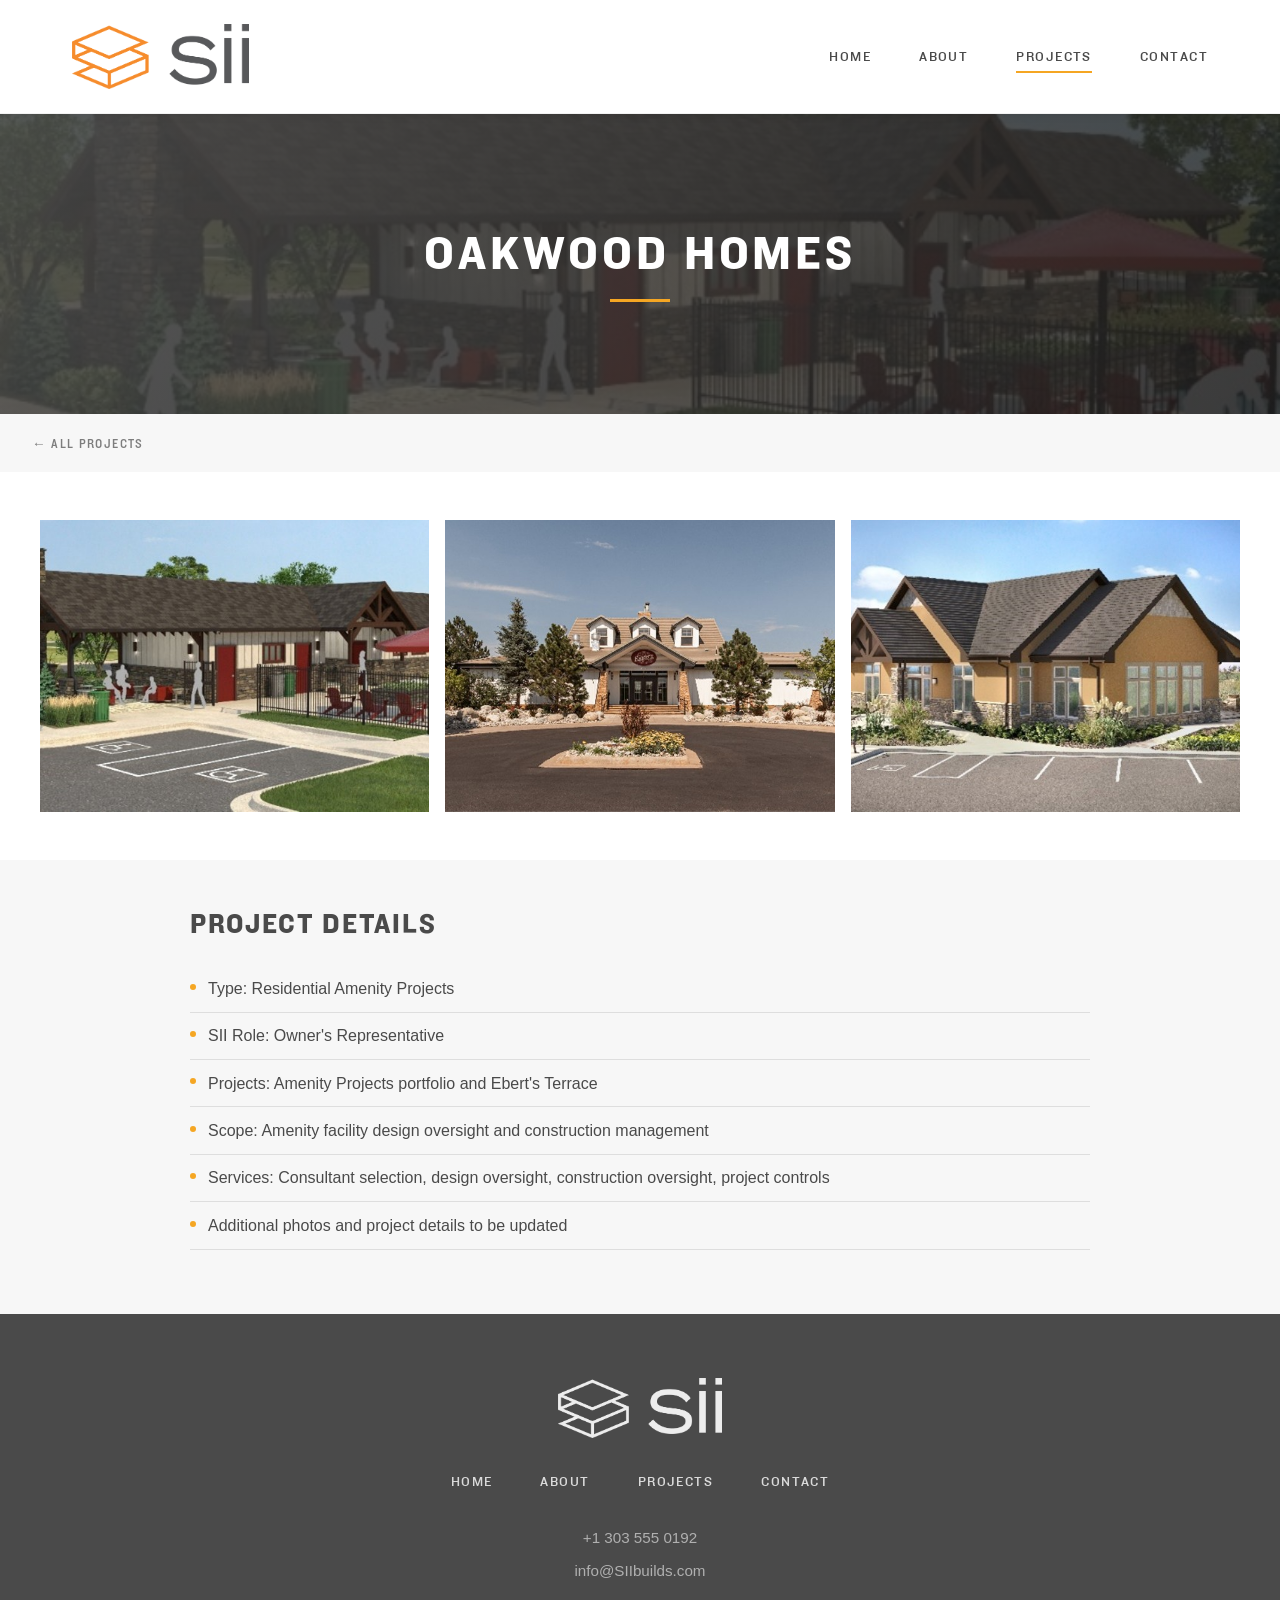
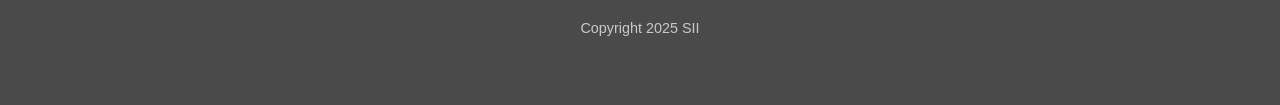
<file: project-oakwood-homes.html>
<!DOCTYPE html>
<html lang="en">
<head>
  <meta charset="UTF-8">
  <meta name="viewport" content="width=device-width, initial-scale=1.0">
  <title>Oakwood Homes - SII</title>
  <link rel="stylesheet" href="styles.css">
  <style>
    .page-banner { position: relative; min-height: 300px; display: flex; align-items: center; justify-content: center; overflow: hidden; background: var(--dark); }
    .page-banner-image { position: absolute; top: 0; left: 0; width: 100%; height: 100%; object-fit: cover; object-position: center 40%; z-index: 0; }
    .page-banner-overlay { position: absolute; top: 0; left: 0; width: 100%; height: 100%; background: linear-gradient(135deg, rgba(74,74,74,0.88) 0%, rgba(26,26,26,0.78) 100%); z-index: 1; }
    .page-banner-content { position: relative; z-index: 2; text-align: center; color: var(--white); padding: 0 2rem; }
    .page-banner-content h1 { color: var(--white); font-family: var(--font-primary); font-size: 3rem; font-weight: 600; text-transform: uppercase; letter-spacing: 0.08em; margin-bottom: 0; }
    .page-banner-content .banner-rule { width: 60px; height: 3px; background: var(--accent); margin: 1rem auto 0; display: block; }
    .project-back { background: var(--light); padding: 1rem 2rem; }
    .project-back a { font-family: var(--font-primary); font-size: 0.85rem; text-transform: uppercase; letter-spacing: 0.1em; color: var(--dark); opacity: 0.7; transition: var(--transition); }
    .project-back a:hover { opacity: 1; color: var(--accent); }
    .project-back a::before { content: '\2190  '; }
    .project-images { background: var(--white); padding: 3rem 2rem; }
    .project-images-inner { max-width: 1200px; margin: 0 auto; display: grid; grid-template-columns: repeat(3, 1fr); gap: 1rem; }
    .project-img-slot { aspect-ratio: 4/3; overflow: hidden; background: var(--light); }
    .project-img-slot img { width: 100%; height: 100%; object-fit: cover; object-position: center; display: block; transition: transform 0.4s ease; }
    .project-img-slot:hover img { transform: scale(1.04); }
    .project-details { background: var(--light); padding: 3rem 2rem 4rem; }
    .project-details-inner { max-width: 900px; margin: 0 auto; }
    .project-details h2 { font-family: var(--font-primary); font-size: 1.75rem; font-weight: 600; text-transform: uppercase; letter-spacing: 0.06em; color: var(--dark); margin-bottom: 1.5rem; }
    .project-details ul { list-style: none; padding: 0; margin: 0; }
    .project-details ul li { font-size: 1rem; line-height: 1.7; color: var(--dark); padding: 0.6rem 0; border-bottom: 0.5px solid rgba(0,0,0,0.1); display: flex; align-items: flex-start; gap: 0.75rem; }
    .project-details ul li::before { content: ''; display: inline-block; width: 6px; height: 6px; min-width: 6px; background: var(--accent); border-radius: 50%; margin-top: 0.55rem; }
    @media (max-width: 768px) { .project-images-inner { grid-template-columns: 1fr; } .page-banner-content h1 { font-size: 2.2rem; } }
  </style>
</head>
<body>
  <header>
    <nav>
      <a href="index.html" class="logo"><img src="sii_notag.png" alt="SII"></a>
      <ul class="nav-links">
        <li><a href="index.html">Home</a></li>
        <li><a href="about.html">About</a></li>
        <li><a href="projects.html" class="active">Projects</a></li>
        <li><a href="contact.html">Contact</a></li>
      </ul>
      <button class="menu-toggle" aria-label="Toggle menu" aria-expanded="false">&#9776;</button>
    </nav>
  </header>

  <main>
    <div class="page-banner">
      <img class="page-banner-image" src="Oakwood Homes – Amenity Projects.jpg" alt="Oakwood Homes">
      <div class="page-banner-overlay"></div>
      <div class="page-banner-content">
        <h1>Oakwood Homes</h1>
        <span class="banner-rule"></span>
      </div>
    </div>

    <div class="project-back"><a href="projects.html">All Projects</a></div>

    <section class="project-images">
      <div class="project-images-inner">
        <div class="project-img-slot">
          <img src="Oakwood Homes – Amenity Projects.jpg" alt="Oakwood Homes — Amenity Projects" data-slot="project-img-1">
        </div>
        <div class="project-img-slot">
          <img src="Oakwood Homes – Ebert’s Terrace.jpg" alt="Oakwood Homes — Ebert's Terrace" data-slot="project-img-2">
        </div>
        <div class="project-img-slot">
          <img src="Oakwood Homes – Amenity Projects2.jpg" alt="Oakwood Homes — Amenity Projects 2" data-slot="project-img-3">
        </div>
      </div>
    </section>

    <section class="project-details">
      <div class="project-details-inner">
        <h2>Project Details</h2>
        <ul>
          <li>Type: Residential Amenity Projects</li>
          <li>SII Role: Owner's Representative</li>
          <li>Projects: Amenity Projects portfolio and Ebert's Terrace</li>
          <li>Scope: Amenity facility design oversight and construction management</li>
          <li>Services: Consultant selection, design oversight, construction oversight, project controls</li>
          <li>Additional photos and project details to be updated</li>
        </ul>
      </div>
    </section>
  </main>

  <footer class="full-dark">
    <div class="footer-content">
      <div class="footer-logo"><img src="sii_notag.png" alt="SII"></div>
      <nav class="footer-nav">
        <a href="index.html">Home</a>
        <a href="about.html">About</a>
        <a href="projects.html">Projects</a>
        <a href="contact.html">Contact</a>
      </nav>
      <div class="footer-contact">
        <p>+1 303 555 0192</p>
        <p>info@SIIbuilds.com</p>
      </div>
      <p>Copyright 2025 SII</p>
    </div>
  </footer>
  <script src="main.js"></script>
</body>
</html>
</file>
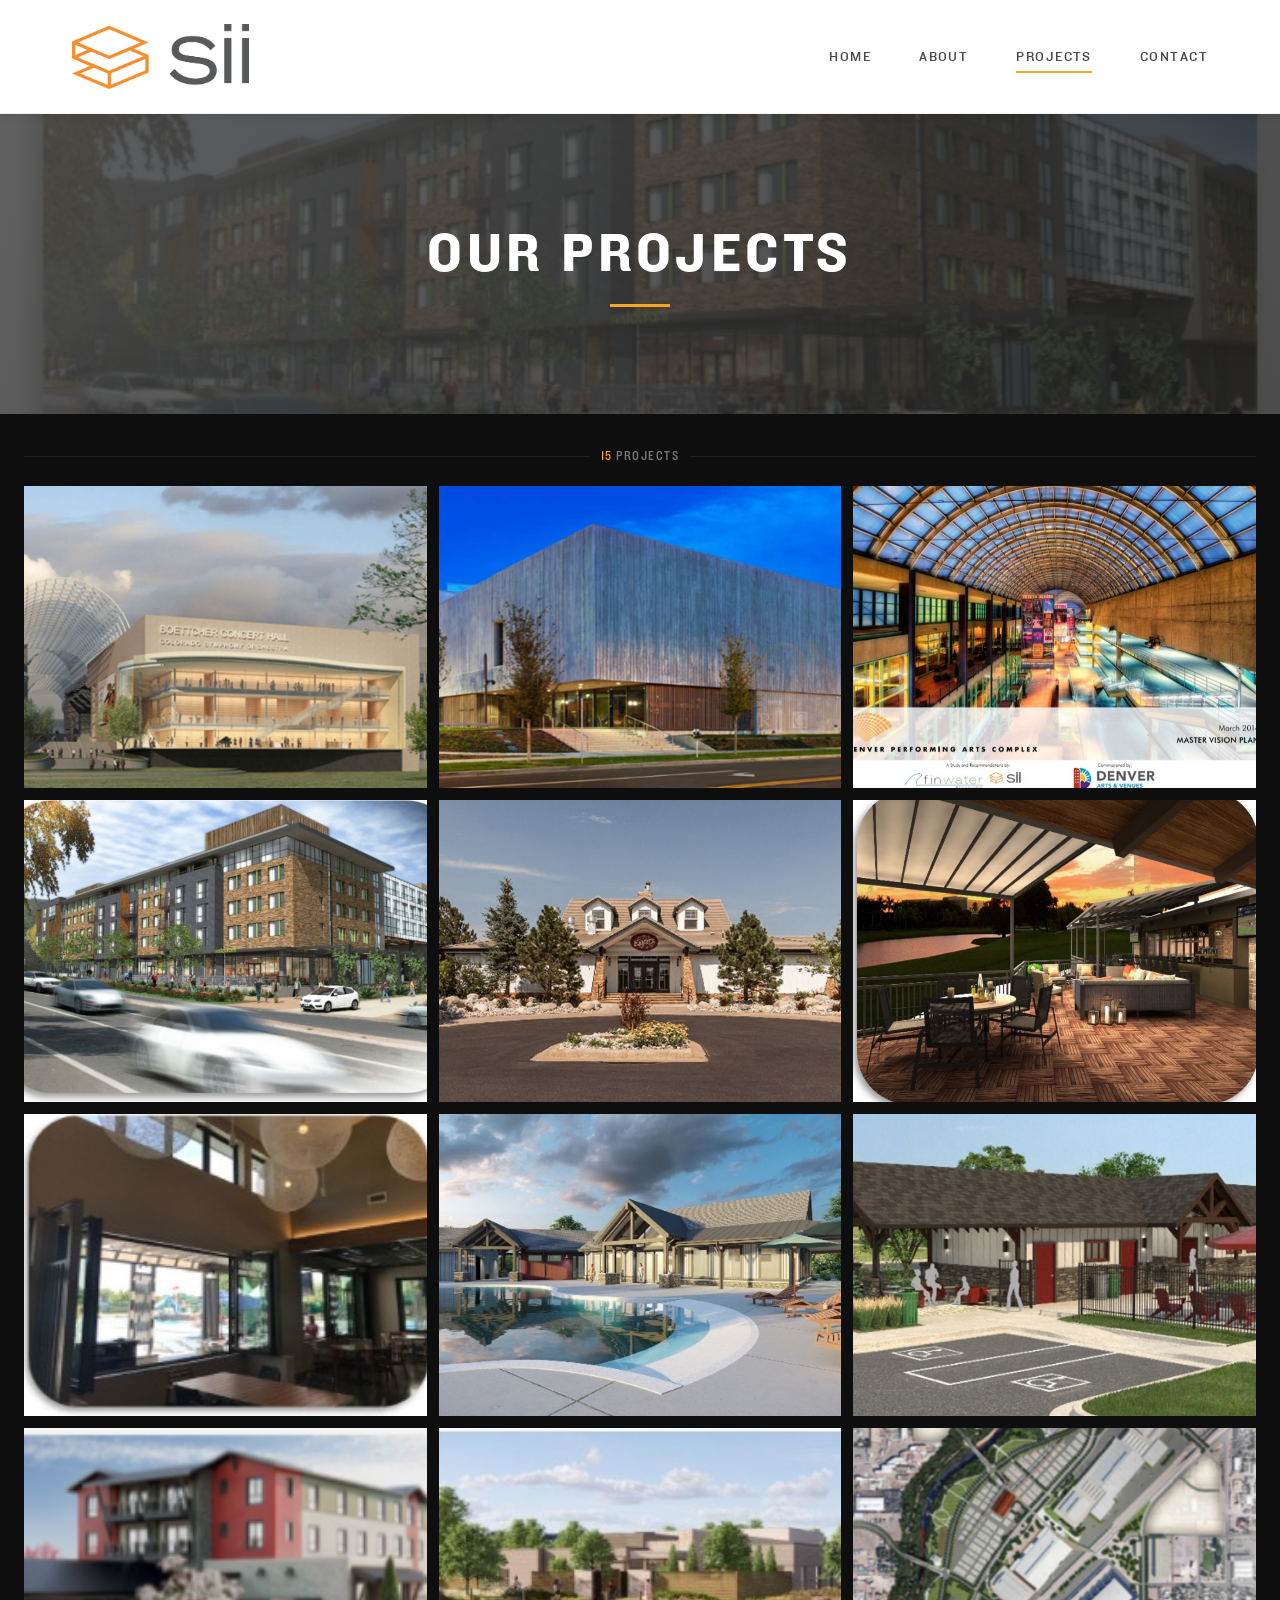
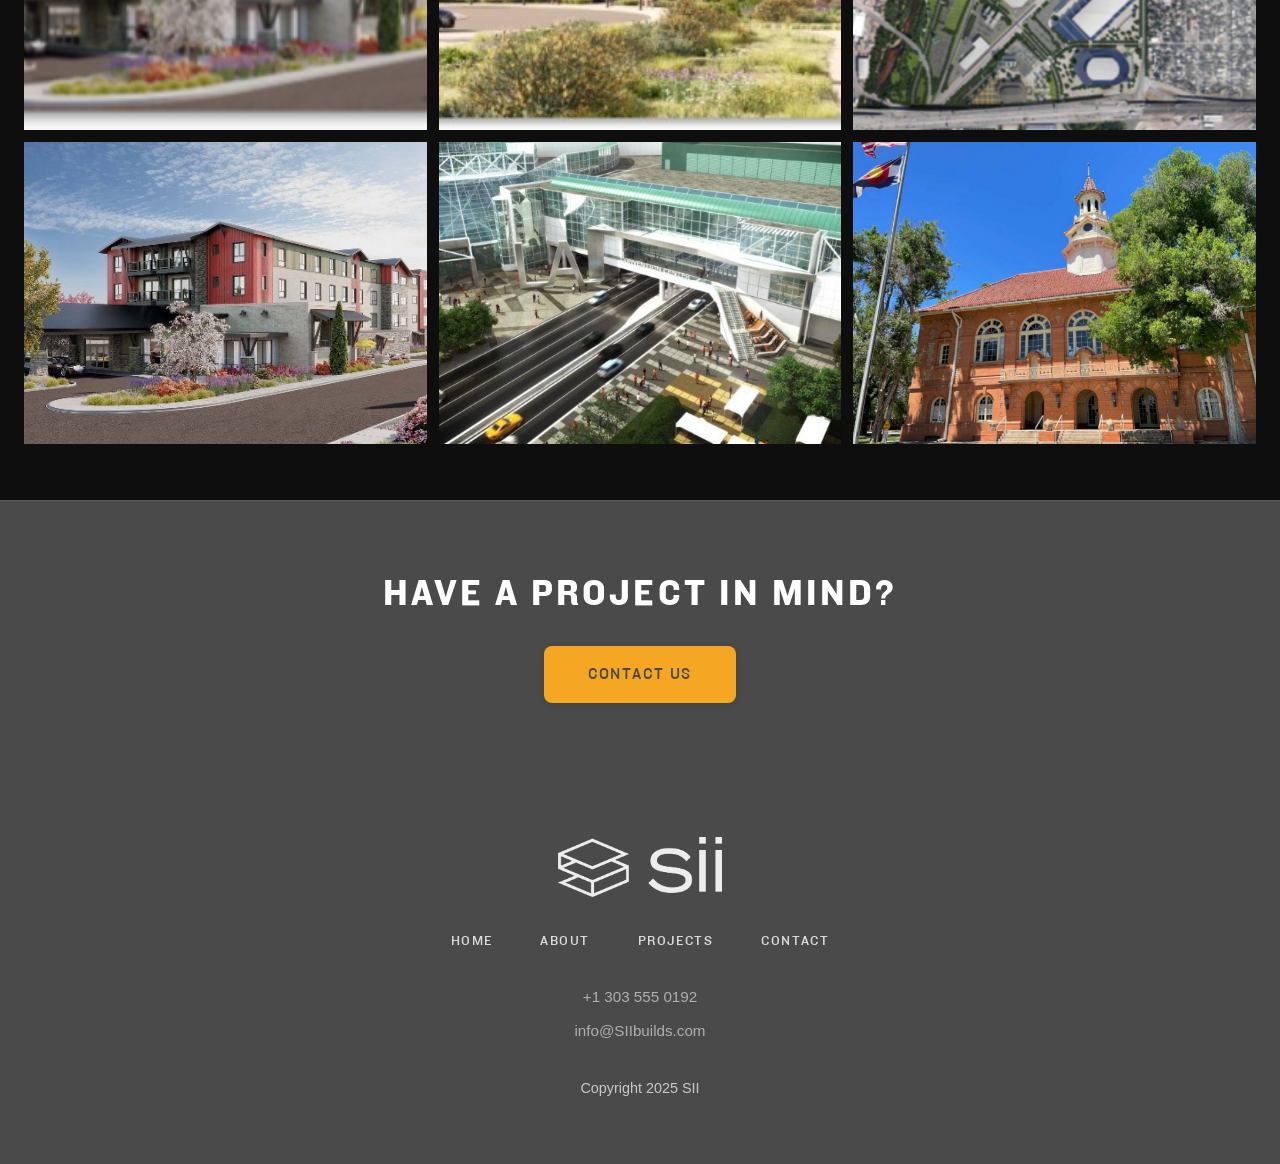
<file: projects.html>
<!DOCTYPE html>
<html lang="en">
<head>
  <meta charset="UTF-8">
  <meta name="viewport" content="width=device-width, initial-scale=1.0">
  <title>Projects - SII</title>
  <link rel="stylesheet" href="styles.css">
  <style>
    /* ===================================
       PROJECTS V2 — UNIFORM 4:3 GRID
       =================================== */

    /* ---- Page Banner (matches About page style) ---- */
    .page-banner {
      position: relative;
      min-height: 300px;
      display: flex;
      align-items: center;
      justify-content: center;
      overflow: hidden;
      background: var(--dark);
    }

    .page-banner-image {
      position: absolute;
      top: 0;
      left: 0;
      width: 100%;
      height: 100%;
      object-fit: cover;
      object-position: center 40%;
      z-index: 0;
    }

    .page-banner-overlay {
      position: absolute;
      top: 0;
      left: 0;
      width: 100%;
      height: 100%;
      background: linear-gradient(135deg, rgba(74, 74, 74, 0.88) 0%, rgba(26, 26, 26, 0.78) 100%);
      z-index: 1;
    }

    .page-banner-content {
      position: relative;
      z-index: 2;
      text-align: center;
      color: var(--white);
      padding: 0 2rem;
    }

    .page-banner-content h1 {
      color: var(--white);
      font-family: var(--font-primary);
      font-size: 3.5rem;
      font-weight: 600;
      text-transform: uppercase;
      letter-spacing: 0.08em;
      margin-bottom: 0;
    }

    .page-banner-content .banner-rule {
      width: 60px;
      height: 3px;
      background: var(--accent);
      margin: 1rem auto 0;
      display: block;
    }

    /* ---- Grid Section ---- */
    .uniform-section {
      background-color: #0e0e0e;
      padding: 32px 24px 56px;
    }

    /* ---- Uniform Grid ---- */
    .uniform-grid {
      display: grid;
      grid-template-columns: repeat(3, 1fr);
      gap: 12px;
      max-width: 1400px;
      margin: 0 auto;
    }

    /* ---- Uniform Item ---- */
    .uniform-item {
      aspect-ratio: 4 / 3;
      overflow: hidden;
      position: relative;
      cursor: pointer;
      display: block;
      border-radius: 0;
    }

    .uniform-item img {
      width: 100%;
      height: 100%;
      object-fit: cover;
      object-position: center;
      display: block;
      transition: transform 0.4s ease;
      transform: scale(1.05);
    }

    .uniform-item:hover img {
      transform: scale(1.0);
    }

    /* ---- Hover Overlay ---- */
    .uniform-item .project-overlay {
      position: absolute;
      bottom: 0;
      left: 0;
      right: 0;
      background: linear-gradient(
        to top,
        rgba(0, 0, 0, 0.85) 0%,
        rgba(0, 0, 0, 0.4) 55%,
        rgba(0, 0, 0, 0) 100%
      );
      padding: 48px 20px 20px;
      opacity: 0;
      transform: translateY(8px);
      transition: opacity 0.3s ease, transform 0.3s ease;
    }

    .uniform-item:hover .project-overlay {
      opacity: 1;
      transform: translateY(0);
    }

    @media (hover: none) {
      .uniform-item .project-overlay {
        opacity: 1;
        transform: translateY(0);
        background: linear-gradient(
          to top,
          rgba(0, 0, 0, 0.72) 0%,
          rgba(0, 0, 0, 0) 65%
        );
      }
    }

    .uniform-item .project-overlay h3 {
      color: var(--white);
      font-family: var(--font-primary);
      font-weight: 600;
      font-size: 1.1rem;
      text-transform: uppercase;
      letter-spacing: 0.08em;
      margin: 0;
      line-height: 1.3;
    }

    /* ---- Grid meta line — ultra-thin ---- */
    .grid-meta {
      max-width: 1400px;
      margin: 0 auto 20px;
      display: flex;
      align-items: center;
      gap: 12px;
    }

    .grid-meta-line {
      flex: 1;
      height: 0.5px;
      background-color: rgba(255, 255, 255, 0.08);
    }

    .grid-meta-count {
      color: rgba(255, 255, 255, 0.45);
      font-family: var(--font-primary);
      font-size: 0.8rem;
      text-transform: uppercase;
      letter-spacing: 0.12em;
      white-space: nowrap;
    }

    .grid-meta-count span {
      color: var(--accent);
    }

    /* ---- CTA Band ---- */
    .projects-cta {
      background-color: var(--dark);
      padding: 70px 24px;
      text-align: center;
      border-top: 0.5px solid rgba(255, 255, 255, 0.1);
    }

    .projects-cta h2 {
      color: var(--white);
      font-family: var(--font-primary);
      font-weight: 600;
      font-size: 2.4rem;
      text-transform: uppercase;
      letter-spacing: 0.08em;
      margin-bottom: 28px;
    }

    .projects-cta .btn-primary {
      font-size: 1rem;
      padding: 16px 44px;
      letter-spacing: 0.1em;
    }

    /* ---- Responsive ---- */
    @media (max-width: 768px) {
      .uniform-grid {
        grid-template-columns: repeat(2, 1fr);
        gap: 10px;
      }

      .uniform-section {
        padding: 24px 16px 40px;
      }

      .page-banner-content h1 {
        font-size: 2.5rem;
      }

      .projects-cta h2 {
        font-size: 1.8rem;
      }

      .uniform-item .project-overlay {
        opacity: 1;
        transform: translateY(0);
        background: linear-gradient(
          to top,
          rgba(0, 0, 0, 0.7) 0%,
          rgba(0, 0, 0, 0) 60%
        );
      }
    }

    @media (max-width: 480px) {
      .uniform-grid {
        grid-template-columns: 1fr;
        gap: 8px;
      }

      .page-banner-content h1 {
        font-size: 2rem;
      }
    }
  </style>
</head>
<body>

  <!-- ===================================
       NAVIGATION
       =================================== -->
  <header>
    <nav>
      <a href="index.html" class="logo">
        <img src="sii_notag.png" alt="SII">
      </a>
      <ul class="nav-links">
        <li><a href="index.html">Home</a></li>
        <li><a href="about.html">About</a></li>
        <li><a href="projects.html" class="active">Projects</a></li>
        <li><a href="contact.html">Contact</a></li>
      </ul>
      <button class="menu-toggle" aria-label="Toggle menu" aria-expanded="false">&#9776;</button>
    </nav>
  </header>

  <main>

    <!-- ===================================
         PAGE BANNER — about-style dark banner with background image
         =================================== -->
    <div class="page-banner">
      <img
        class="page-banner-image"
        src="Hotels on Canyon.jpg"
        alt="SII Projects — Hotels on Canyon"
      >
      <div class="page-banner-overlay"></div>
      <div class="page-banner-content">
        <h1>Our Projects</h1>
        <span class="banner-rule"></span>
      </div>
    </div>

    <!-- ===================================
         UNIFORM 4:3 GRID
         =================================== -->
    <section class="uniform-section">

      <div class="grid-meta">
        <div class="grid-meta-line"></div>
        <div class="grid-meta-count"><span>15</span> Projects</div>
        <div class="grid-meta-line"></div>
      </div>

      <div class="uniform-grid">

        <!-- Lightbox-only items (no individual page) -->
        <div class="uniform-item project-item">
          <img src="Boettcher Concert Hall Renovation Analysis.png"
               alt="Boettcher Concert Hall">
          <div class="project-overlay">
            <h3>Boettcher Concert Hall</h3>
          </div>
        </div>

        <!-- Individual page linked items -->
        <a href="project-clyfford-still-museum.html" class="uniform-item">
          <img src="Clyfford Still Museum.png"
               alt="Clyfford Still Museum">
          <div class="project-overlay">
            <h3>Clyfford Still Museum</h3>
          </div>
        </a>

        <a href="project-denver-performing-arts.html" class="uniform-item">
          <img src="Denver Performing Arts Complex MVP.jpg"
               alt="Denver Performing Arts Complex">
          <div class="project-overlay">
            <h3>Denver Performing Arts Complex</h3>
          </div>
        </a>

        <a href="project-hotels-on-canyon.html" class="uniform-item">
          <img src="Hotels on Canyon.jpg"
               alt="Hotels on Canyon">
          <div class="project-overlay">
            <h3>Hotels on Canyon</h3>
          </div>
        </a>

        <a href="project-oakwood-homes.html" class="uniform-item">
          <img src="Oakwood Homes – Ebert’s Terrace.jpg"
               alt="Ebert's Terrace">
          <div class="project-overlay">
            <h3>Ebert's Terrace</h3>
          </div>
        </a>

        <a href="project-boulder-country-club.html" class="uniform-item">
          <img src="BoulderCountryClub-ClubhouseRenovation.jpg"
               alt="Boulder Country Club Clubhouse Renovation">
          <div class="project-overlay">
            <h3>Boulder Country Club</h3>
          </div>
        </a>

        <a href="project-boulder-country-club.html" class="uniform-item">
          <img src="Boulder Country Club – The Deep End.jpg"
               alt="Boulder Country Club — The Deep End">
          <div class="project-overlay">
            <h3>The Deep End</h3>
          </div>
        </a>

        <a href="project-independence-neighborhood.html" class="uniform-item">
          <img src="Independence Neighborhood – Homestead Poolhouse &amp; Amenities.jpg"
               alt="Independence Neighborhood Poolhouse">
          <div class="project-overlay">
            <h3>Independence Neighborhood</h3>
          </div>
        </a>

        <a href="project-oakwood-homes.html" class="uniform-item">
          <img src="Oakwood Homes – Amenity Projects.jpg"
               alt="Oakwood Homes Amenity Projects">
          <div class="project-overlay">
            <h3>Oakwood Homes Amenities</h3>
          </div>
        </a>

        <!-- Lightbox-only items -->
        <div class="uniform-item project-item">
          <img src="Trailhead.png"
               alt="Trailhead">
          <div class="project-overlay">
            <h3>Trailhead</h3>
          </div>
        </div>

        <a href="project-congregation-bonai-shalom.html" class="uniform-item">
          <img src="Congregation Bonai Shalom.jpg"
               alt="Congregation Bonai Shalom">
          <div class="project-overlay">
            <h3>Congregation Bonai Shalom</h3>
          </div>
        </a>

        <!-- Lightbox-only items -->
        <div class="uniform-item project-item">
          <img src="National Western Center Program.png"
               alt="National Western Center">
          <div class="project-overlay">
            <h3>National Western Center</h3>
          </div>
        </div>

        <a href="project-multi-family-portfolio.html" class="uniform-item">
          <img src="Multi-Family Portfolio.jpg"
               alt="Multi-Family Portfolio">
          <div class="project-overlay">
            <h3>Multi-Family Portfolio</h3>
          </div>
        </a>

        <!-- Lightbox-only items -->
        <div class="uniform-item project-item">
          <img src="Los Angeles Convention Center.jpg"
               alt="Los Angeles Convention Center">
          <div class="project-overlay">
            <h3>Los Angeles Convention Center</h3>
          </div>
        </div>

        <div class="uniform-item project-item">
          <img src="Clayton Early Learning.png"
               alt="Clayton Early Learning">
          <div class="project-overlay">
            <h3>Clayton Early Learning</h3>
          </div>
        </div>

      </div>
    </section>

    <!-- ===================================
         CTA BAND
         =================================== -->
    <section class="projects-cta">
      <h2>Have a Project in Mind?</h2>
      <a href="contact.html" class="btn btn-primary">Contact Us</a>
    </section>

  </main>

  <!-- ===================================
       FOOTER
       =================================== -->
  <footer class="full-dark">
    <div class="footer-content">
      <div class="footer-logo">
        <img src="sii_notag.png" alt="SII">
      </div>
      <nav class="footer-nav">
        <a href="index.html">Home</a>
        <a href="about.html">About</a>
        <a href="projects.html">Projects</a>
        <a href="contact.html">Contact</a>
      </nav>
      <div class="footer-contact">
        <p>+1 303 555 0192</p>
        <p>info@SIIbuilds.com</p>
      </div>
      <p>Copyright 2025 SII</p>
    </div>
  </footer>

  <script src="main.js"></script>
</body>
</html>
</file>
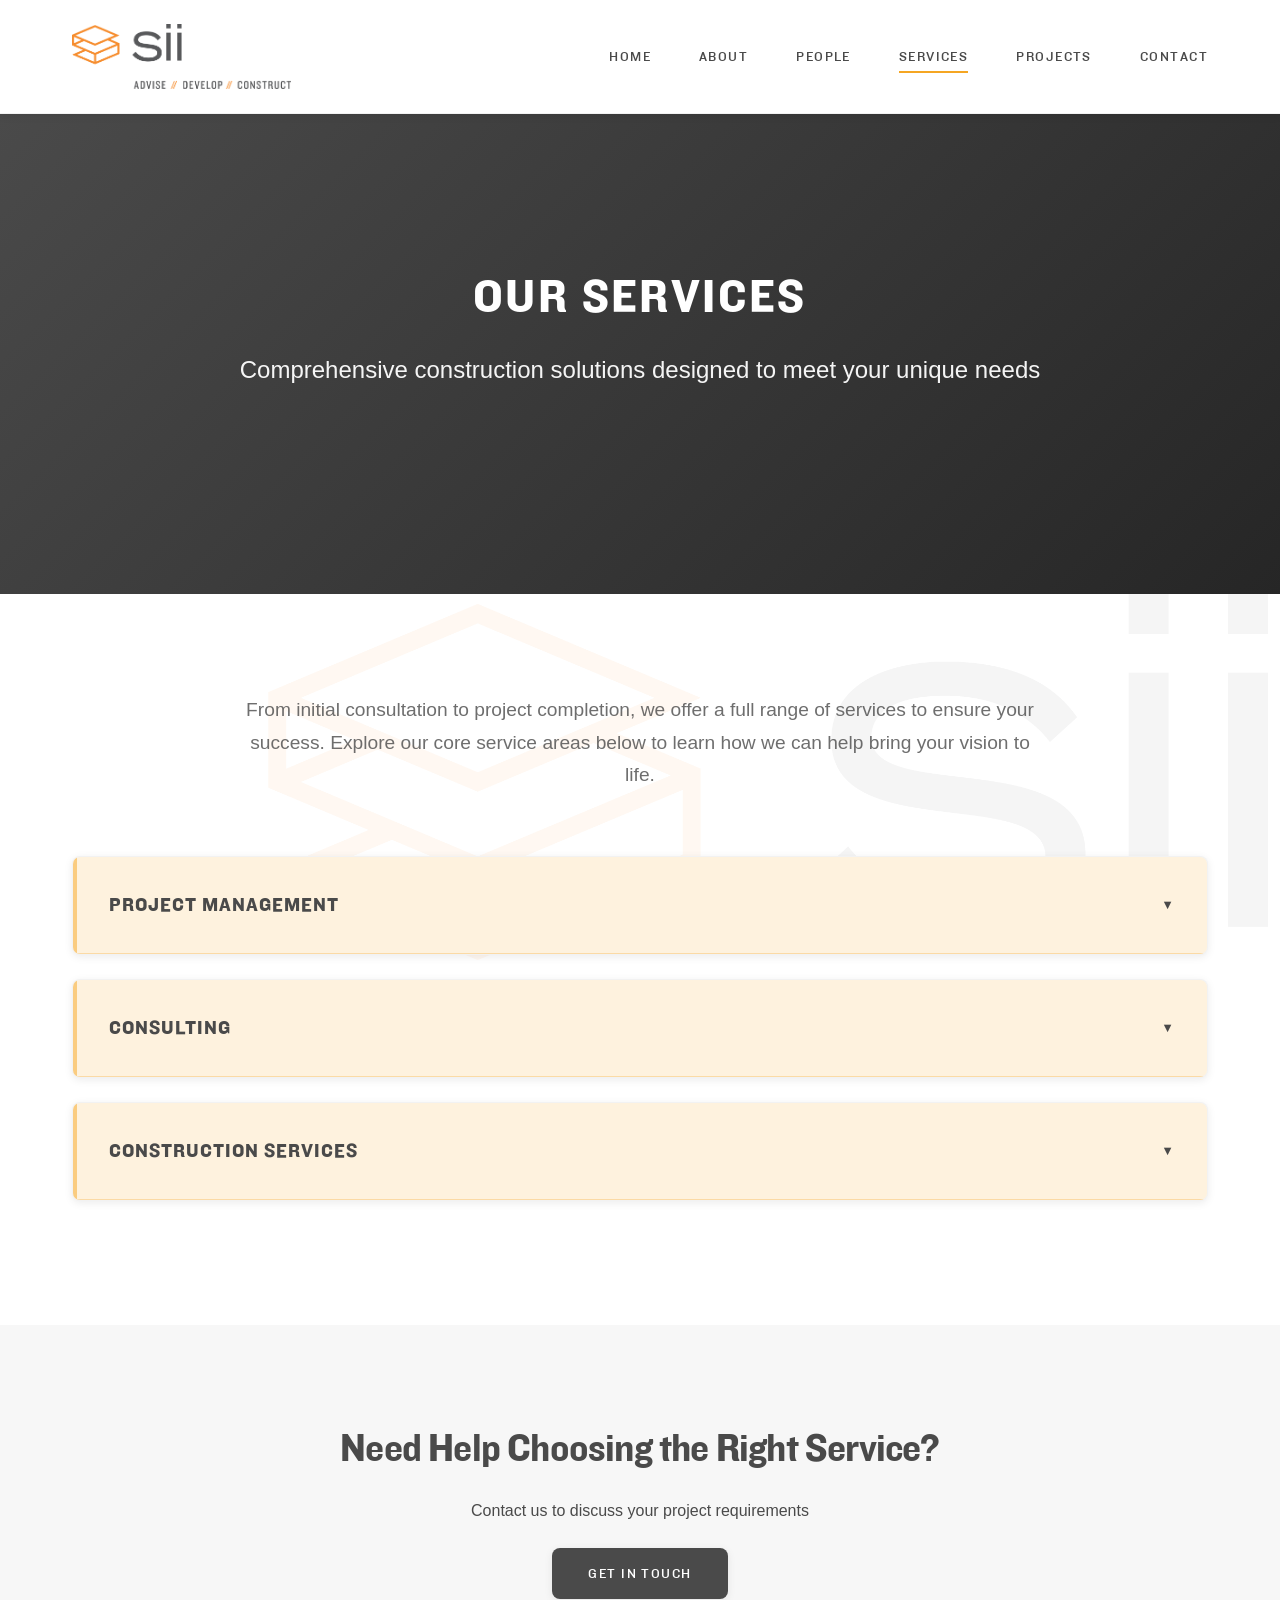
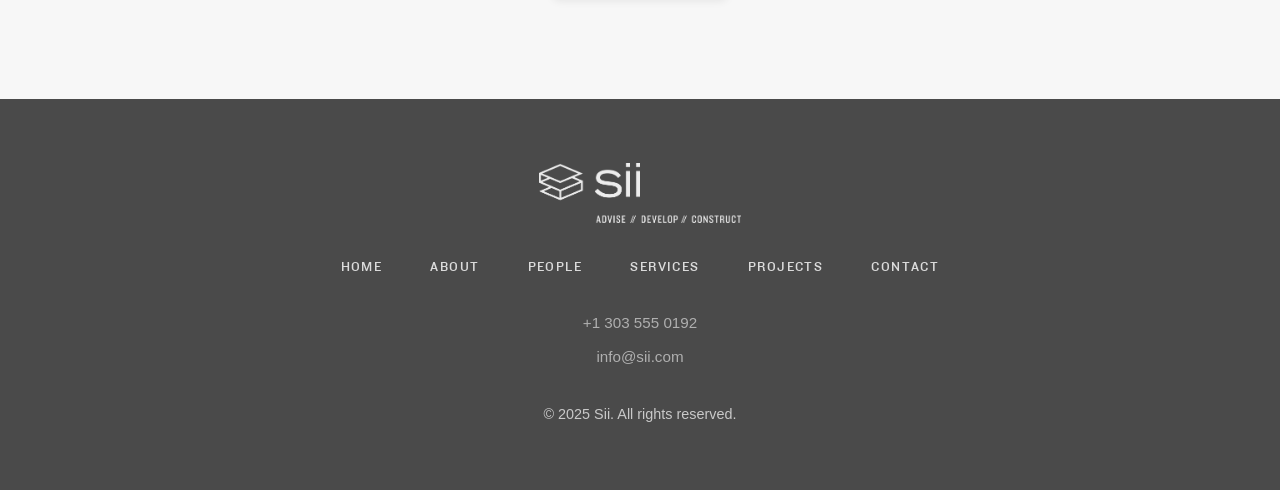
<file: services.html>
<!DOCTYPE html>
<html lang="en">
<head>
  <meta charset="UTF-8">
  <meta name="viewport" content="width=device-width, initial-scale=1.0">
  <title>Services - Sii</title>
  <link rel="stylesheet" href="styles.css">
</head>
<body>
  
  <!-- ===================================
       NAVIGATION
       =================================== -->
  <header>
    <nav>
      <a href="index.html" class="logo">
        <img src="sii_full.png" alt="Sii">
      </a>
      <ul class="nav-links">
        <li><a href="index.html">Home</a></li>
        <li><a href="about.html">About</a></li>
        <li><a href="people.html">People</a></li>
        <li><a href="services.html" class="active">Services</a></li>
        <li><a href="projects.html">Projects</a></li>
        <li><a href="contact.html">Contact</a></li>
      </ul>
      <button class="menu-toggle" aria-label="Toggle menu" aria-expanded="false">
        ☰
      </button>
    </nav>
  </header>

  <main>
    
    <!-- ===================================
         PAGE HEADER
         =================================== -->
    <section class="hero">
      <div class="hero-overlay"></div>
      <div class="hero-diagonal"></div>
      <div class="hero-content">
        <h1>Our Services</h1>
        <p>Comprehensive construction solutions designed to meet your unique needs</p>
      </div>
    </section>

    <!-- ===================================
         SERVICES OVERVIEW
         =================================== -->
    <section class="full-white watermark">
      <div class="container watermark-content">
        <div class="section-header">
          <p style="font-size: 1.2rem; max-width: 800px; margin: 0 auto;">From initial consultation to project completion, we offer a full range of services to ensure your success. Explore our core service areas below to learn how we can help bring your vision to life.</p>
        </div>

        <!-- ===================================
             ACCORDION: PROJECT MANAGEMENT
             =================================== -->
        <div class="accordion" id="project-management">
          <div class="accordion-header">
            <span>Project Management</span>
            <span class="accordion-icon">▼</span>
          </div>
          <div class="accordion-content">
            <div class="accordion-content-inner">
              <p>Our project management services provide strategic guidance throughout every phase of your project. We help you make informed decisions that align with your goals and budget.</p>
              <p>We provide comprehensive analysis, feasibility studies, and strategic planning that set the foundation for successful project execution.</p>
              
              <h4 style="margin-top: var(--spacing-lg); margin-bottom: var(--spacing-md);">Our Project Management Capabilities</h4>
              <ul style="list-style: none; padding-left: 0;">
                <li style="padding: 0.5rem 0; padding-left: 2rem; position: relative;">
                  <span style="position: absolute; left: 0; color: var(--yellow); font-weight: 700;">✓</span>
                  Project Feasibility Studies
                </li>
                <li style="padding: 0.5rem 0; padding-left: 2rem; position: relative;">
                  <span style="position: absolute; left: 0; color: var(--yellow); font-weight: 700;">✓</span>
                  Risk Assessment and Management
                </li>
                <li style="padding: 0.5rem 0; padding-left: 2rem; position: relative;">
                  <span style="position: absolute; left: 0; color: var(--yellow); font-weight: 700;">✓</span>
                  Budget Planning and Cost Estimation
                </li>
                <li style="padding: 0.5rem 0; padding-left: 2rem; position: relative;">
                  <span style="position: absolute; left: 0; color: var(--yellow); font-weight: 700;">✓</span>
                  Schedule and Timeline Management
                </li>
                <li style="padding: 0.5rem 0; padding-left: 2rem; position: relative;">
                  <span style="position: absolute; left: 0; color: var(--yellow); font-weight: 700;">✓</span>
                  Quality Control and Assurance
                </li>
                <li style="padding: 0.5rem 0; padding-left: 2rem; position: relative;">
                  <span style="position: absolute; left: 0; color: var(--yellow); font-weight: 700;">✓</span>
                  Stakeholder Communication
                </li>
                <li style="padding: 0.5rem 0; padding-left: 2rem; position: relative;">
                  <span style="position: absolute; left: 0; color: var(--yellow); font-weight: 700;">✓</span>
                  Value Engineering
                </li>
              </ul>
              
              <h4 style="margin-top: var(--spacing-lg); margin-bottom: var(--spacing-md);">Why Choose Our Project Management Services?</h4>
              <p>Our experienced project managers bring decades of combined industry knowledge to every engagement. We take a holistic approach, considering all aspects of your project to provide actionable insights and recommendations.</p>
              <p>By investing in proper planning and project management services upfront, you can avoid costly mistakes, reduce project risks, and ensure a smoother path to completion.</p>
            </div>
          </div>
        </div>

        <!-- ===================================
             ACCORDION: CONSULTING
             =================================== -->
        <div class="accordion" id="consulting">
          <div class="accordion-header">
            <span>Consulting</span>
            <span class="accordion-icon">▼</span>
          </div>
          <div class="accordion-content">
            <div class="accordion-content-inner">
              <p>Transforming concepts into detailed, construction-ready plans through innovative design and precise engineering. Our consulting services bridge the gap between vision and reality.</p>
              <p>We combine creative design thinking with technical expertise to deliver solutions that are both beautiful and functional, meeting all regulatory requirements and exceeding expectations.</p>
              
              <h4 style="margin-top: var(--spacing-lg); margin-bottom: var(--spacing-md);">Our Consulting Capabilities</h4>
              <ul style="list-style: none; padding-left: 0;">
                <li style="padding: 0.5rem 0; padding-left: 2rem; position: relative;">
                  <span style="position: absolute; left: 0; color: var(--yellow); font-weight: 700;">✓</span>
                  Strategic Planning and Advisory
                </li>
                <li style="padding: 0.5rem 0; padding-left: 2rem; position: relative;">
                  <span style="position: absolute; left: 0; color: var(--yellow); font-weight: 700;">✓</span>
                  Site Selection and Analysis
                </li>
                <li style="padding: 0.5rem 0; padding-left: 2rem; position: relative;">
                  <span style="position: absolute; left: 0; color: var(--yellow); font-weight: 700;">✓</span>
                  Regulatory Compliance Guidance
                </li>
                <li style="padding: 0.5rem 0; padding-left: 2rem; position: relative;">
                  <span style="position: absolute; left: 0; color: var(--yellow); font-weight: 700;">✓</span>
                  Financial Analysis and Modeling
                </li>
                <li style="padding: 0.5rem 0; padding-left: 2rem; position: relative;">
                  <span style="position: absolute; left: 0; color: var(--yellow); font-weight: 700;">✓</span>
                  Market Research and Analysis
                </li>
                <li style="padding: 0.5rem 0; padding-left: 2rem; position: relative;">
                  <span style="position: absolute; left: 0; color: var(--yellow); font-weight: 700;">✓</span>
                  Sustainability Consulting
                </li>
                <li style="padding: 0.5rem 0; padding-left: 2rem; position: relative;">
                  <span style="position: absolute; left: 0; color: var(--yellow); font-weight: 700;">✓</span>
                  Technology Integration
                </li>
              </ul>
              
              <h4 style="margin-top: var(--spacing-lg); margin-bottom: var(--spacing-md);">Why Choose Our Consulting Services?</h4>
              <p>Our multidisciplinary team works collaboratively to create integrated solutions that optimize functionality, aesthetics, and cost-effectiveness. We leverage the latest technology and industry best practices to deliver exceptional results.</p>
              <p>From conceptual planning to detailed analysis, we ensure every aspect of your project is carefully considered and precisely documented for seamless execution.</p>
            </div>
          </div>
        </div>

        <!-- ===================================
             ACCORDION: CONSTRUCTION SERVICES
             =================================== -->
        <div class="accordion" id="construction">
          <div class="accordion-header">
            <span>Construction Services</span>
            <span class="accordion-icon">▼</span>
          </div>
          <div class="accordion-content">
            <div class="accordion-content-inner">
              <p>Bringing your project to life with precision, expertise, and unwavering commitment to quality. Our construction services ensure every detail is executed to the highest standards.</p>
              <p>From groundbreaking to final inspection, we manage every aspect of the construction process with a focus on safety, quality control, and on-time delivery.</p>
              
              <h4 style="margin-top: var(--spacing-lg); margin-bottom: var(--spacing-md);">Our Construction Capabilities</h4>
              <ul style="list-style: none; padding-left: 0;">
                <li style="padding: 0.5rem 0; padding-left: 2rem; position: relative;">
                  <span style="position: absolute; left: 0; color: var(--yellow); font-weight: 700;">✓</span>
                  General Contracting
                </li>
                <li style="padding: 0.5rem 0; padding-left: 2rem; position: relative;">
                  <span style="position: absolute; left: 0; color: var(--yellow); font-weight: 700;">✓</span>
                  Construction Management
                </li>
                <li style="padding: 0.5rem 0; padding-left: 2rem; position: relative;">
                  <span style="position: absolute; left: 0; color: var(--yellow); font-weight: 700;">✓</span>
                  Design-Build Services
                </li>
                <li style="padding: 0.5rem 0; padding-left: 2rem; position: relative;">
                  <span style="position: absolute; left: 0; color: var(--yellow); font-weight: 700;">✓</span>
                  Site Preparation and Earthwork
                </li>
                <li style="padding: 0.5rem 0; padding-left: 2rem; position: relative;">
                  <span style="position: absolute; left: 0; color: var(--yellow); font-weight: 700;">✓</span>
                  Quality Control and Assurance
                </li>
                <li style="padding: 0.5rem 0; padding-left: 2rem; position: relative;">
                  <span style="position: absolute; left: 0; color: var(--yellow); font-weight: 700;">✓</span>
                  Safety Management
                </li>
                <li style="padding: 0.5rem 0; padding-left: 2rem; position: relative;">
                  <span style="position: absolute; left: 0; color: var(--yellow); font-weight: 700;">✓</span>
                  Subcontractor Coordination
                </li>
                <li style="padding: 0.5rem 0; padding-left: 2rem; position: relative;">
                  <span style="position: absolute; left: 0; color: var(--yellow); font-weight: 700;">✓</span>
                  Schedule and Budget Management
                </li>
              </ul>
              
              <h4 style="margin-top: var(--spacing-lg); margin-bottom: var(--spacing-md);">Why Choose Our Construction Services?</h4>
              <p>Our experienced construction teams are dedicated to delivering projects that exceed expectations. We employ rigorous quality control processes and maintain the highest safety standards on every job site.</p>
              <p>With proven project management methodologies and a commitment to open communication, we keep projects on schedule and within budget while maintaining exceptional quality.</p>
            </div>
          </div>
        </div>

      </div>
    </section>

    <!-- ===================================
         CALL TO ACTION
         =================================== -->
    <section class="full-offwhite contact-banner">
      <div class="container">
        <h2>Need Help Choosing the Right Service?</h2>
        <p>Contact us to discuss your project requirements</p>
        <a href="contact.html" class="btn btn-secondary">Get In Touch</a>
      </div>
    </section>

  </main>

  <!-- ===================================
       FOOTER (DARK)
       =================================== -->
  <footer class="full-dark">
    <div class="footer-content">
      <div class="footer-logo">
        <img src="sii_full.png" alt="Sii">
      </div>
      <nav class="footer-nav">
        <a href="index.html">Home</a>
        <a href="about.html">About</a>
        <a href="people.html">People</a>
        <a href="services.html">Services</a>
        <a href="projects.html">Projects</a>
        <a href="contact.html">Contact</a>
      </nav>
      <div class="footer-contact">
        <p>+1 303 555 0192</p>
        <p>info@sii.com</p>
      </div>
      <p>&copy; 2025 Sii. All rights reserved.</p>
    </div>
  </footer>

  <script src="main.js"></script>
</body>
</html>
</file>
<file: styles.css>
/* ===================================
   SII - COMPLETE STYLE SYSTEM
   =================================== */

/* ===================================
   FONT FACES - KNOCKOUT HTF
   =================================== */
@font-face {
  font-family: 'Knockout HTF';
  src: url('Knockout-HTF29-JuniorLiteweight_0.otf') format('opentype');
  font-weight: 300;
  font-style: normal;
}

@font-face {
  font-family: 'Knockout HTF';
  src: url('Knockout-HTF30-JuniorWelterwt_0.otf') format('opentype');
  font-weight: 400;
  font-style: normal;
}

@font-face {
  font-family: 'Knockout HTF';
  src: url('knockout-htf-31-junior-middlewt-1361516764.ttf') format('truetype');
  font-weight: 500;
  font-style: normal;
}

@font-face {
  font-family: 'Knockout HTF';
  src: url('knockout-htf-51-middleweight-1361516728.ttf') format('truetype');
  font-weight: 600;
  font-style: normal;
}

/* ===================================
   CSS VARIABLES
   =================================== */
:root {
  /* Color Palette */
  --accent: #F5A623;
  --dark: #4A4A4A;
  --light: #F7F7F7;
  --white: #FFFFFF;
  --blue: #5A6C84;
  
  /* Typography */
  --font-primary: 'Knockout HTF', -apple-system, BlinkMacSystemFont, 'Segoe UI', Arial, sans-serif;
  --font-body: -apple-system, BlinkMacSystemFont, 'Segoe UI', Arial, Helvetica, sans-serif;
  
  /* Spacing */
  --spacing-xs: 0.5rem;
  --spacing-sm: 1rem;
  --spacing-md: 1.5rem;
  --spacing-lg: 2rem;
  --spacing-xl: 3rem;
  --spacing-2xl: 4rem;
  --spacing-3xl: 6rem;
  --section-padding: 100px;
  --section-padding-mobile: 60px;
  
  /* Layout */
  --max-width: 1200px;
  --container-padding: 2rem;
  --radius: 8px;
  --transition: 0.3s ease;
  
  /* Shadows */
  --shadow-sm: 0 2px 8px rgba(0, 0, 0, 0.08);
  --shadow-md: 0 4px 16px rgba(0, 0, 0, 0.12);
  --shadow-lg: 0 8px 24px rgba(0, 0, 0, 0.15);
}

/* ===================================
   RESET & BASE STYLES
   =================================== */
* {
  margin: 0;
  padding: 0;
  box-sizing: border-box;
}

html {
  scroll-behavior: smooth;
}

body {
  font-family: var(--font-body);
  font-weight: 400;
  line-height: 1.6;
  color: var(--dark);
  background-color: var(--white);
  -webkit-font-smoothing: antialiased;
  -moz-osx-font-smoothing: grayscale;
  animation: page-fade-in 0.3s ease both;
}

@keyframes page-fade-in {
  from { opacity: 0; }
  to   { opacity: 1; }
}

body.page-leaving {
  animation: none;
  opacity: 0;
  transition: opacity 0.25s ease;
}

img {
  max-width: 100%;
  height: auto;
  display: block;
}

a {
  text-decoration: none;
  color: inherit;
  transition: var(--transition);
}

button {
  font-family: inherit;
  cursor: pointer;
  border: none;
  background: none;
  transition: var(--transition);
}

/* ===================================
   TYPOGRAPHY
   =================================== */
h1, h2, h3, h4, h5, h6 {
  font-family: var(--font-primary);
  font-weight: 600;
  line-height: 1.2;
  letter-spacing: -0.02em;
  color: var(--dark);
}

h1 {
  font-size: 3.5rem;
}

h2 {
  font-size: 2.5rem;
  margin-bottom: var(--spacing-md);
}

h3 {
  font-size: 1.75rem;
  font-weight: 600;
}

h4 {
  font-size: 1.25rem;
  font-weight: 600;
}

p {
  margin-bottom: var(--spacing-md);
  font-size: 1rem;
  line-height: 1.7;
}

/* ===================================
   LAYOUT UTILITIES
   =================================== */
.container {
  max-width: var(--max-width);
  margin: 0 auto;
  padding: 0 var(--container-padding);
}

section {
  padding: var(--section-padding) var(--container-padding);
  position: relative;
}

/* Background Classes */
.full-white {
  background-color: var(--white);
}

.full-light {
  background-color: var(--light);
}

.full-offwhite {
  background-color: var(--light);
}

.full-dark {
  background-color: var(--dark);
  color: var(--white);
}

/* ===================================
   DIAGONAL SECTION UTILITIES
   =================================== */
.diagonal-section {
  position: relative;
  overflow: hidden;
}

.angled-overlay {
  position: absolute;
  width: 0;
  height: 0;
  z-index: 1;
  pointer-events: none;
}

.angled-overlay-top-right {
  top: 0;
  right: 0;
  border-left: 600px solid transparent;
  border-top: 300px solid var(--accent);
  opacity: 0.9;
}

.angled-overlay-bottom-left {
  bottom: 0;
  left: 0;
  border-right: 600px solid transparent;
  border-bottom: 300px solid var(--accent);
  opacity: 0.9;
}

/* Diagonal overlay (alias for angled-overlay) */
.diagonal-overlay {
  position: absolute;
  width: 0;
  height: 0;
  z-index: 1;
  pointer-events: none;
}

.diagonal-overlay-top-right {
  top: 0;
  right: 0;
  border-left: 600px solid transparent;
  border-top: 300px solid var(--accent);
  opacity: 0.15;
}

.diagonal-overlay-bottom-left {
  bottom: 0;
  left: 0;
  border-right: 600px solid transparent;
  border-bottom: 300px solid var(--accent);
  opacity: 0.15;
}

.diagonal-overlay-top-left {
  top: 0;
  left: 0;
  border-right: 600px solid transparent;
  border-top: 300px solid var(--accent);
  opacity: 0.9;
}

.diagonal-overlay-bottom-right {
  bottom: 0;
  right: 0;
  border-left: 600px solid transparent;
  border-bottom: 300px solid var(--accent);
  opacity: 0.9;
}

@media (max-width: 768px) {
  .angled-overlay-top-right {
    border-left: 400px solid transparent;
    border-top: 200px solid var(--accent);
  }
  .angled-overlay-bottom-left {
    border-right: 400px solid transparent;
    border-bottom: 200px solid var(--accent);
  }
  .diagonal-overlay-top-right,
  .diagonal-overlay-top-left {
    border-left-width: 400px;
    border-right-width: 400px;
    border-top-width: 200px;
  }
  .diagonal-overlay-bottom-left,
  .diagonal-overlay-bottom-right {
    border-left-width: 400px;
    border-right-width: 400px;
    border-bottom-width: 200px;
  }
}

/* Content inside diagonal sections — sits above overlays */
.diagonal-content {
  position: relative;
  z-index: 2;
}

/* ===================================
   WATERMARK UTILITY
   =================================== */
.watermark {
  position: relative;
}

.watermark::before {
  content: '';
  position: absolute;
  top: 25%;
  left: 60%;
  transform: translate(-50%, -50%);
  width: 1000px;
  height: 1000px;
  background-image: url('sii_notag.png');
  background-size: contain;
  background-repeat: no-repeat;
  background-position: center;
  opacity: 0.06;
  z-index: 0;
  pointer-events: none;
}

.watermark-content {
  position: relative;
  z-index: 1;
}

/* ===================================
   HEADER & NAVIGATION
   =================================== */
header {
  background-color: var(--white);
  padding: var(--spacing-md) 0;
  position: sticky;
  top: 0;
  z-index: 1000;
  box-shadow: var(--shadow-sm);
  border-bottom: 1px solid rgba(0, 0, 0, 0.05);
}

nav {
  display: flex;
  justify-content: space-between;
  align-items: center;
  max-width: var(--max-width);
  margin: 0 auto;
  padding: 0 var(--container-padding);
}

.logo {
  display: flex;
  align-items: center;
}

.logo img {
  height: 65px;
  width: auto;
  background: transparent;
}

.nav-links {
  display: flex;
  list-style: none;
  gap: var(--spacing-xl);
  font-family: var(--font-primary);
  font-weight: 500;
  font-size: 0.9rem;
  text-transform: uppercase;
  letter-spacing: 0.1em;
}

.nav-links a {
  position: relative;
  padding: var(--spacing-xs) 0;
  color: var(--dark);
}

.nav-links a::after {
  content: '';
  position: absolute;
  bottom: 0;
  left: 0;
  width: 0;
  height: 2px;
  background-color: var(--accent);
  transition: width var(--transition);
}

.nav-links a:hover::after,
.nav-links a.active::after {
  width: 100%;
}

.menu-toggle {
  display: none;
  font-size: 1.5rem;
  color: var(--dark);
  padding: var(--spacing-xs);
}

/* ===================================
   HERO SECTION
   =================================== */
.hero {
  position: relative;
  min-height: 480px;
  display: flex;
  align-items: center;
  justify-content: center;
  overflow: hidden;
  background: var(--dark);
}

/* Bottom-right diagonal triangle — index page only */
.hero-index::after {
  content: '';
  position: absolute;
  bottom: 0;
  right: 0;
  width: 0;
  height: 0;
  border-style: solid;
  border-width: 0 0 120px 220px;
  border-color: transparent transparent var(--white) transparent;
  z-index: 2;
}

.hero-image {
  position: absolute;
  top: 0;
  left: 0;
  width: 100%;
  height: 100%;
  object-fit: cover;
  z-index: 0;
}

.hero-overlay {
  position: absolute;
  top: 0;
  left: 0;
  width: 100%;
  height: 100%;
  background: linear-gradient(135deg, rgba(74, 74, 74, 0.85) 0%, rgba(26, 26, 26, 0.75) 100%);
  z-index: 1;
}

.hero-content {
  position: relative;
  z-index: 3;
  max-width: var(--max-width);
  margin: 0 auto;
  padding: 0 var(--container-padding);
  text-align: center;
  color: var(--white);
}

.hero h1 {
  color: var(--white);
  font-size: 3rem;
  margin-bottom: var(--spacing-md);
  text-transform: uppercase;
  letter-spacing: 0.05em;
}

.hero p {
  font-size: 1.5rem;
  margin-bottom: var(--spacing-xl);
  opacity: 0.95;
  color: var(--white);
}

@media (max-width: 768px) {
  .hero {
    min-height: 380px;
  }
  .hero h1 {
    font-size: 2.5rem;
  }
  .hero p {
    font-size: 1.2rem;
  }
}

/* ===================================
   BUTTONS
   =================================== */
.btn {
  display: inline-block;
  padding: 14px 36px;
  border-radius: var(--radius);
  font-family: var(--font-primary);
  font-weight: 500;
  font-size: 0.9rem;
  text-transform: uppercase;
  letter-spacing: 0.1em;
  text-align: center;
  cursor: pointer;
  transition: var(--transition);
  border: none;
}

.btn-primary {
  background-color: var(--accent);
  color: var(--dark);
  box-shadow: var(--shadow-sm);
}

.btn-primary:hover {
  background-color: #E5951F;
  transform: translateY(-2px);
  box-shadow: var(--shadow-md);
}

.btn-secondary {
  background-color: var(--dark);
  color: var(--white);
  box-shadow: var(--shadow-sm);
}

.btn-secondary:hover {
  background-color: #333;
  transform: translateY(-2px);
  box-shadow: var(--shadow-md);
}

.btn-outline {
  background-color: transparent;
  border: 2px solid var(--dark);
  color: var(--dark);
}

.btn-outline:hover {
  background-color: var(--dark);
  color: var(--white);
}

/* ===================================
   CARDS
   =================================== */
.card {
  background: var(--white);
  border-radius: var(--radius);
  padding: var(--spacing-xl);
  box-shadow: var(--shadow-sm);
  transition: var(--transition);
}

.card:hover {
  transform: translateY(-4px);
  box-shadow: var(--shadow-lg);
}

/* ===================================
   GRID LAYOUTS
   =================================== */
.grid {
  display: grid;
  gap: var(--spacing-xl);
}

.grid-2 {
  grid-template-columns: repeat(auto-fit, minmax(300px, 1fr));
}

.grid-3 {
  grid-template-columns: repeat(auto-fit, minmax(280px, 1fr));
}

.grid-4 {
  grid-template-columns: repeat(auto-fit, minmax(250px, 1fr));
}

/* ===================================
   SECTION HEADERS
   =================================== */
.section-header {
  text-align: center;
  margin-bottom: var(--spacing-2xl);
}

.section-header h2 {
  font-size: 3rem;
  margin-bottom: var(--spacing-sm);
  text-transform: uppercase;
  letter-spacing: 0.1em;
}

.section-header p {
  font-size: 1.2rem;
  color: var(--dark);
  max-width: 700px;
  margin: 0 auto;
  opacity: 0.8;
}

/* ===================================
   ABOUT SECTION
   =================================== */
.about-section {
  display: flex;
  align-items: center;
  gap: var(--spacing-2xl);
}

.about-content {
  flex: 1;
}

.about-content h2 {
  font-size: 3rem;
  margin-bottom: var(--spacing-lg);
}

/* ===================================
   PEOPLE SECTION
   =================================== */
.people-grid {
  display: grid;
  grid-template-columns: repeat(auto-fit, minmax(300px, 1fr));
  gap: var(--spacing-2xl);
  max-width: 900px;
  margin: 0 auto;
}

.team-member {
  text-align: center;
  position: relative;
}

.team-member img {
  width: 250px;
  height: 250px;
  object-fit: cover;
  border-radius: 50%;
  margin: 0 auto var(--spacing-md);
  border: 3px solid transparent;
  transition: var(--transition);
  box-shadow: var(--shadow-md);
}

.team-member:hover img {
  border-color: var(--accent);
  transform: scale(1.05);
}

.team-member h3 {
  margin-bottom: var(--spacing-md);
  font-size: 1.5rem;
}

.team-member p {
  font-size: 0.95rem;
  line-height: 1.8;
  color: var(--dark);
  opacity: 0.9;
}

/* ===================================
   SERVICES SECTION
   =================================== */
.service-card {
  text-align: left;
  padding: var(--spacing-xl);
  display: flex;
  flex-direction: column;
  height: 100%;
}

.service-card h3 {
  font-size: 2rem;
  margin-bottom: var(--spacing-md);
  font-weight: 600;
  color: var(--dark);
}

.service-card p {
  flex-grow: 1;
}

.service-card .btn {
  margin-top: auto;
  align-self: flex-start;
  background-color: rgba(245, 166, 35, 0.15);
  border: 2px solid rgba(245, 166, 35, 0.3);
  color: var(--dark);
}

.service-card .btn:hover {
  background-color: rgba(245, 166, 35, 0.25);
  border-color: rgba(245, 166, 35, 0.5);
}

.service-icon {
  width: 120px;
  height: 120px;
  background-color: var(--accent);
  border-radius: 50%;
  display: flex;
  align-items: center;
  justify-content: center;
  margin: 0 auto var(--spacing-md);
  font-size: 3rem;
  color: var(--dark);
  box-shadow: var(--shadow-sm);
}

/* ===================================
   ACCORDION
   =================================== */
.accordion {
  background: var(--white);
  border-radius: var(--radius);
  margin-bottom: var(--spacing-md);
  overflow: hidden;
  box-shadow: var(--shadow-sm);
  border: 1px solid rgba(0, 0, 0, 0.05);
}

.accordion-header {
  background-color: rgba(245, 166, 35, 0.15);
  color: var(--dark);
  padding: var(--spacing-lg);
  cursor: pointer;
  display: flex;
  justify-content: space-between;
  align-items: center;
  font-family: var(--font-primary);
  font-weight: 600;
  font-size: 1.25rem;
  text-transform: uppercase;
  letter-spacing: 0.05em;
  border-bottom: 1px solid rgba(245, 166, 35, 0.3);
  border-left: 4px solid rgba(245, 166, 35, 0.5);
  transition: var(--transition);
}

.accordion-header:hover {
  background-color: rgba(245, 166, 35, 0.25);
}

.accordion-icon {
  transition: var(--transition);
  font-size: 0.8rem;
}

.accordion.active .accordion-icon {
  transform: rotate(180deg);
}

.accordion-content {
  max-height: 0;
  overflow: hidden;
  transition: max-height 0.4s ease;
}

.accordion-content-inner {
  padding: var(--spacing-xl);
}

.accordion.active .accordion-content {
  max-height: 2000px;
}

/* ===================================
   PROJECTS SECTION
   =================================== */
.project-card {
  display: flex;
  flex-direction: column;
  background: var(--white);
  border-radius: 0;
  overflow: hidden;
  box-shadow: var(--shadow-sm);
  transition: var(--transition);
}

.project-card:hover {
  transform: translateY(-4px);
  box-shadow: var(--shadow-lg);
}

.project-card img {
  width: 100%;
  height: 280px;
  object-fit: cover;
  object-position: center;
  margin-bottom: 0;
  border-radius: 0;
  display: block;
}

.project-card-content {
  padding: var(--spacing-lg);
}

.project-category {
  display: inline-block;
  background-color: var(--accent);
  color: var(--dark);
  padding: 6px 14px;
  border-radius: 4px;
  font-size: 0.75rem;
  font-weight: 600;
  margin-bottom: var(--spacing-sm);
  text-transform: uppercase;
  letter-spacing: 0.05em;
  font-family: var(--font-primary);
}

/* ===================================
   PROJECTS GALLERY
   =================================== */
.projects-gallery {
  display: grid;
  grid-template-columns: repeat(auto-fit, minmax(400px, 1fr));
  gap: var(--spacing-xl);
}

.project-item {
  position: relative;
  overflow: hidden;
  aspect-ratio: 4 / 3;
  cursor: pointer;
  transition: var(--transition);
  background-color: var(--light);
  border-radius: 0;
}

.project-item img {
  width: 100%;
  height: 100%;
  object-fit: cover;
  object-position: center;
  display: block;
  transition: var(--transition);
  background-color: var(--light);
  border-radius: 0;
  transform: scale(1.25);
}

.project-item:hover img {
  transform: scale(1.15);
}

.project-overlay {
  position: absolute;
  bottom: 0;
  left: 0;
  right: 0;
  background: linear-gradient(to top, rgba(0, 0, 0, 0.8) 0%, rgba(0, 0, 0, 0) 100%);
  padding: var(--spacing-xl) var(--spacing-lg) var(--spacing-lg);
  color: var(--white);
  opacity: 0;
  transition: var(--transition);
}

.project-item:hover .project-overlay {
  opacity: 1;
}

.project-overlay h3 {
  color: var(--white);
  font-size: 1.5rem;
  margin-bottom: 0;
  font-weight: 600;
}

@media (max-width: 768px) {
  .projects-gallery {
    grid-template-columns: 1fr;
    gap: var(--spacing-lg);
  }
  
  .project-overlay {
    opacity: 1;
  }
}

/* ===================================
   LIGHTBOX
   =================================== */
#lightbox {
  display: none;
  position: fixed;
  inset: 0;
  z-index: 1000;
  align-items: center;
  justify-content: center;
}

#lightbox.active {
  display: flex;
}

.lightbox-backdrop {
  position: absolute;
  inset: 0;
  background: rgba(0, 0, 0, 0.92);
}

.lightbox-content {
  position: relative;
  z-index: 1;
  max-width: 90vw;
  max-height: 90vh;
  display: flex;
  flex-direction: column;
  align-items: center;
}

.lightbox-img {
  max-width: 100%;
  max-height: 80vh;
  object-fit: contain;
  display: block;
}

.lightbox-caption {
  color: var(--white);
  font-family: var(--font-primary);
  font-size: 1.2rem;
  letter-spacing: 0.1em;
  text-transform: uppercase;
  margin-top: var(--spacing-md);
  text-align: center;
}

.lightbox-close {
  position: absolute;
  top: var(--spacing-lg);
  right: var(--spacing-lg);
  z-index: 2;
  background: none;
  border: none;
  color: var(--white);
  font-size: 2.5rem;
  line-height: 1;
  cursor: pointer;
  opacity: 0.8;
  transition: var(--transition);
}

.lightbox-close:hover {
  opacity: 1;
}

.lightbox-prev,
.lightbox-next {
  position: absolute;
  top: 50%;
  transform: translateY(-50%);
  z-index: 2;
  background: none;
  border: none;
  color: var(--white);
  font-size: 4rem;
  line-height: 1;
  cursor: pointer;
  opacity: 0.7;
  transition: var(--transition);
  padding: var(--spacing-sm);
}

.lightbox-prev:hover,
.lightbox-next:hover {
  opacity: 1;
}

.lightbox-prev {
  left: var(--spacing-lg);
}

.lightbox-next {
  right: var(--spacing-lg);
}

@media (max-width: 768px) {
  .lightbox-prev,
  .lightbox-next {
    font-size: 2.5rem;
  }
}

/* Project Slider */
.project-slider {
  position: relative;
  margin-bottom: var(--spacing-xl);
}

.project-slider-container {
  display: flex;
  overflow-x: auto;
  scroll-snap-type: x mandatory;
  gap: var(--spacing-md);
  scrollbar-width: thin;
  scrollbar-color: var(--accent) transparent;
  padding-bottom: var(--spacing-sm);
  -webkit-overflow-scrolling: touch;
}

.project-slider-container::-webkit-scrollbar {
  height: 6px;
}

.project-slider-container::-webkit-scrollbar-track {
  background: var(--light);
  border-radius: 3px;
}

.project-slider-container::-webkit-scrollbar-thumb {
  background: var(--accent);
  border-radius: 3px;
}

.project-slide {
  flex: 0 0 300px;
  scroll-snap-align: start;
}

.project-slide img {
  width: 100%;
  height: 200px;
  object-fit: cover;
  border-radius: var(--radius);
  margin-bottom: var(--spacing-sm);
}

.project-slider-nav {
  display: flex;
  justify-content: center;
  gap: var(--spacing-sm);
  margin-top: var(--spacing-md);
}

.project-slider-btn {
  width: 40px;
  height: 40px;
  border-radius: 50%;
  background: var(--white);
  border: 2px solid var(--dark);
  color: var(--dark);
  cursor: pointer;
  display: flex;
  align-items: center;
  justify-content: center;
  transition: var(--transition);
  font-size: 1.2rem;
}

.project-slider-btn:hover {
  background: var(--accent);
  border-color: var(--accent);
}

.project-slider-btn:disabled {
  opacity: 0.3;
  cursor: not-allowed;
}

/* ===================================
   CONTACT FORM
   =================================== */
.contact-container {
  display: grid;
  grid-template-columns: 1fr 1.5fr;
  gap: var(--spacing-2xl);
  max-width: var(--max-width);
  margin: 0 auto;
}

.contact-info h3 {
  margin-bottom: var(--spacing-md);
  font-size: 1.75rem;
  text-transform: uppercase;
  letter-spacing: 0.1em;
}

.contact-info p {
  margin-bottom: var(--spacing-lg);
  font-size: 1rem;
  line-height: 1.7;
}

.contact-item {
  margin-bottom: var(--spacing-lg);
}

.contact-item strong {
  display: block;
  margin-bottom: var(--spacing-xs);
  font-weight: 600;
  font-size: 0.9rem;
  text-transform: uppercase;
  letter-spacing: 0.05em;
  color: var(--dark);
  opacity: 0.7;
}

.contact-item p {
  margin-bottom: 0;
  font-size: 1.1rem;
}

.contact-item a {
  color: var(--dark);
  text-decoration: underline;
}

.contact-item a:hover {
  color: var(--accent);
}

.vcard-download {
  display: inline-block;
  margin-top: var(--spacing-sm);
  color: var(--dark);
  text-decoration: underline;
  font-weight: 500;
  font-size: 1rem;
}

.vcard-download:hover {
  color: var(--accent);
}

.contact-form h3 {
  margin-bottom: var(--spacing-lg);
  font-size: 1.75rem;
  text-transform: uppercase;
  letter-spacing: 0.1em;
}

.form-group {
  margin-bottom: var(--spacing-lg);
  position: relative;
}

.form-group label {
  display: block;
  margin-bottom: var(--spacing-xs);
  font-weight: 500;
  font-size: 0.9rem;
  text-transform: uppercase;
  letter-spacing: 0.05em;
  color: var(--dark);
  opacity: 0.7;
}

.form-group input,
.form-group textarea {
  width: 100%;
  padding: 14px;
  border: 1px solid #ddd;
  border-radius: var(--radius);
  font-family: var(--font-body);
  font-size: 1rem;
  transition: var(--transition);
  background: var(--white);
}

.form-group input:focus,
.form-group textarea:focus {
  outline: none;
  border-color: var(--accent);
  box-shadow: 0 0 0 3px rgba(245, 166, 35, 0.1);
}

.form-group textarea {
  resize: vertical;
  min-height: 150px;
}

/* Honeypot field */
.form-group[style*="position: absolute"] {
  opacity: 0;
  pointer-events: none;
  position: absolute;
  left: -9999px;
}

/* Form status message (success / error) */
.form-status {
  display: none;
  padding: var(--spacing-md);
  margin-top: var(--spacing-md);
  font-family: var(--font-body);
  font-size: 0.95rem;
  border-radius: var(--radius);
}

.form-status--success {
  display: block;
  background: #e8f5e9;
  color: #2e7d32;
  border-left: 4px solid #2e7d32;
}

.form-status--error {
  display: block;
  background: #fbe9e7;
  color: #c62828;
  border-left: 4px solid #c62828;
}

/* Map Placeholder */
.map-placeholder {
  width: 100%;
  height: 400px;
  background: var(--light);
  border-radius: var(--radius);
  display: flex;
  align-items: center;
  justify-content: center;
  color: var(--dark);
  opacity: 0.5;
  margin-top: var(--spacing-xl);
  border: 2px dashed rgba(0, 0, 0, 0.1);
}

/* ===================================
   DIAGONAL LOGO SECTION
   =================================== */
.diagonal-logo-section {
  position: relative;
  background: linear-gradient(135deg, var(--dark) 0%, var(--blue) 100%);
  padding: var(--spacing-3xl) var(--container-padding);
  overflow: hidden;
  clip-path: polygon(0 10%, 100% 0, 100% 90%, 0 100%);
}

.diagonal-logo-container {
  max-width: var(--max-width);
  margin: 0 auto;
  padding: 0 var(--container-padding);
  position: relative;
  z-index: 1;
}

.diagonal-logo-content {
  text-align: center;
  padding: var(--spacing-2xl) 0;
}

.diagonal-logo-img {
  height: 120px;
  width: auto;
  filter: brightness(0) invert(1);
  opacity: 0.9;
}

/* ===================================
   FOOTER
   =================================== */
footer {
  background: var(--dark);
  color: var(--white);
  padding: var(--spacing-2xl) var(--container-padding);
  text-align: center;
}

.footer-content {
  max-width: var(--max-width);
  margin: 0 auto;
}

.footer-logo {
  margin-bottom: var(--spacing-lg);
}

.footer-logo img {
  height: 60px;
  width: auto;
  margin: 0 auto;
  opacity: 0.9;
  filter: brightness(0) invert(1);
}

.footer-nav {
  display: flex;
  justify-content: center;
  gap: var(--spacing-xl);
  margin-bottom: var(--spacing-lg);
  flex-wrap: wrap;
}

.footer-nav a {
  color: var(--white);
  opacity: 0.8;
  font-family: var(--font-primary);
  font-weight: 500;
  font-size: 0.9rem;
  text-transform: uppercase;
  letter-spacing: 0.1em;
  transition: var(--transition);
}

.footer-nav a:hover {
  opacity: 1;
  color: var(--accent);
}

.footer-contact {
  margin-bottom: var(--spacing-lg);
  opacity: 0.8;
}

.footer-contact p {
  margin-bottom: var(--spacing-xs);
  font-size: 0.95rem;
}

footer p {
  font-size: 0.9rem;
  opacity: 0.7;
  margin-bottom: 0;
}

/* ===================================
   UTILITY — ROUNDED IMAGE CONTAINERS (home page only)
   =================================== */
.img-rounded {
  border-radius: 12px;
  overflow: hidden;
}

/* ===================================
   UTILITY — PROJECT PAGE DIVIDER
   =================================== */
.project-divider {
  border: none;
  border-top: 0.5px solid rgba(0, 0, 0, 0.1);
  margin: 1.5rem 0;
}

/* ===================================
   LINKEDIN LINK (about page people section)
   =================================== */
.linkedin-link {
  display: inline-flex;
  align-items: center;
  justify-content: center;
  width: 40px;
  height: 40px;
  border-radius: 50%;
  background: var(--light);
  color: var(--dark);
  transition: var(--transition);
  border: 1px solid rgba(0,0,0,0.1);
  margin-top: 0.5rem;
}

.linkedin-link:hover {
  background: var(--accent);
  color: var(--dark);
  border-color: var(--accent);
  transform: scale(1.1);
}

.linkedin-link svg {
  display: block;
}

/* ===================================
   CONTACT BANNER
   =================================== */
.contact-banner {
  text-align: center;
  color: var(--dark);
}

.contact-banner h2 {
  margin-bottom: var(--spacing-md);
}

/* ===================================
   RESPONSIVE DESIGN
   =================================== */
@media (max-width: 768px) {
  :root {
    --section-padding: var(--section-padding-mobile);
    --container-padding: 1.5rem;
  }

  h1 {
    font-size: 2.5rem;
  }

  h2 {
    font-size: 2rem;
  }

  .hero h1 {
    font-size: 2.5rem;
  }

  .hero p {
    font-size: 1.2rem;
  }

  .section-header h2 {
    font-size: 2rem;
  }

  /* Mobile Navigation */
  .menu-toggle {
    display: block;
  }

  .nav-links {
    position: absolute;
    top: 100%;
    left: 0;
    right: 0;
    background-color: var(--white);
    flex-direction: column;
    gap: 0;
    padding: 0;
    max-height: 0;
    overflow: hidden;
    transition: max-height 0.3s ease;
    box-shadow: var(--shadow-md);
    border-top: 1px solid rgba(0, 0, 0, 0.05);
  }

  .nav-links.open {
    max-height: 500px;
  }

  .nav-links li {
    border-top: 1px solid rgba(0, 0, 0, 0.05);
  }

  .nav-links a {
    display: block;
    padding: var(--spacing-md) var(--container-padding);
    color: var(--dark);
  }

  /* Layout Adjustments */
  .about-section {
    flex-direction: column;
  }

  .contact-container {
    grid-template-columns: 1fr;
  }

  .grid-2,
  .grid-3,
  .grid-4 {
    grid-template-columns: 1fr;
  }

  .people-grid {
    grid-template-columns: 1fr;
  }

  .footer-nav {
    flex-direction: column;
    gap: var(--spacing-sm);
  }
}

@media (max-width: 480px) {
  h1 {
    font-size: 2rem;
  }

  .hero h1 {
    font-size: 2rem;
  }

  section {
    padding: var(--spacing-xl) var(--spacing-md);
  }

  .btn {
    padding: 12px 24px;
    font-size: 0.85rem;
  }

  .section-header h2 {
    font-size: 1.75rem;
  }
}
</file>
